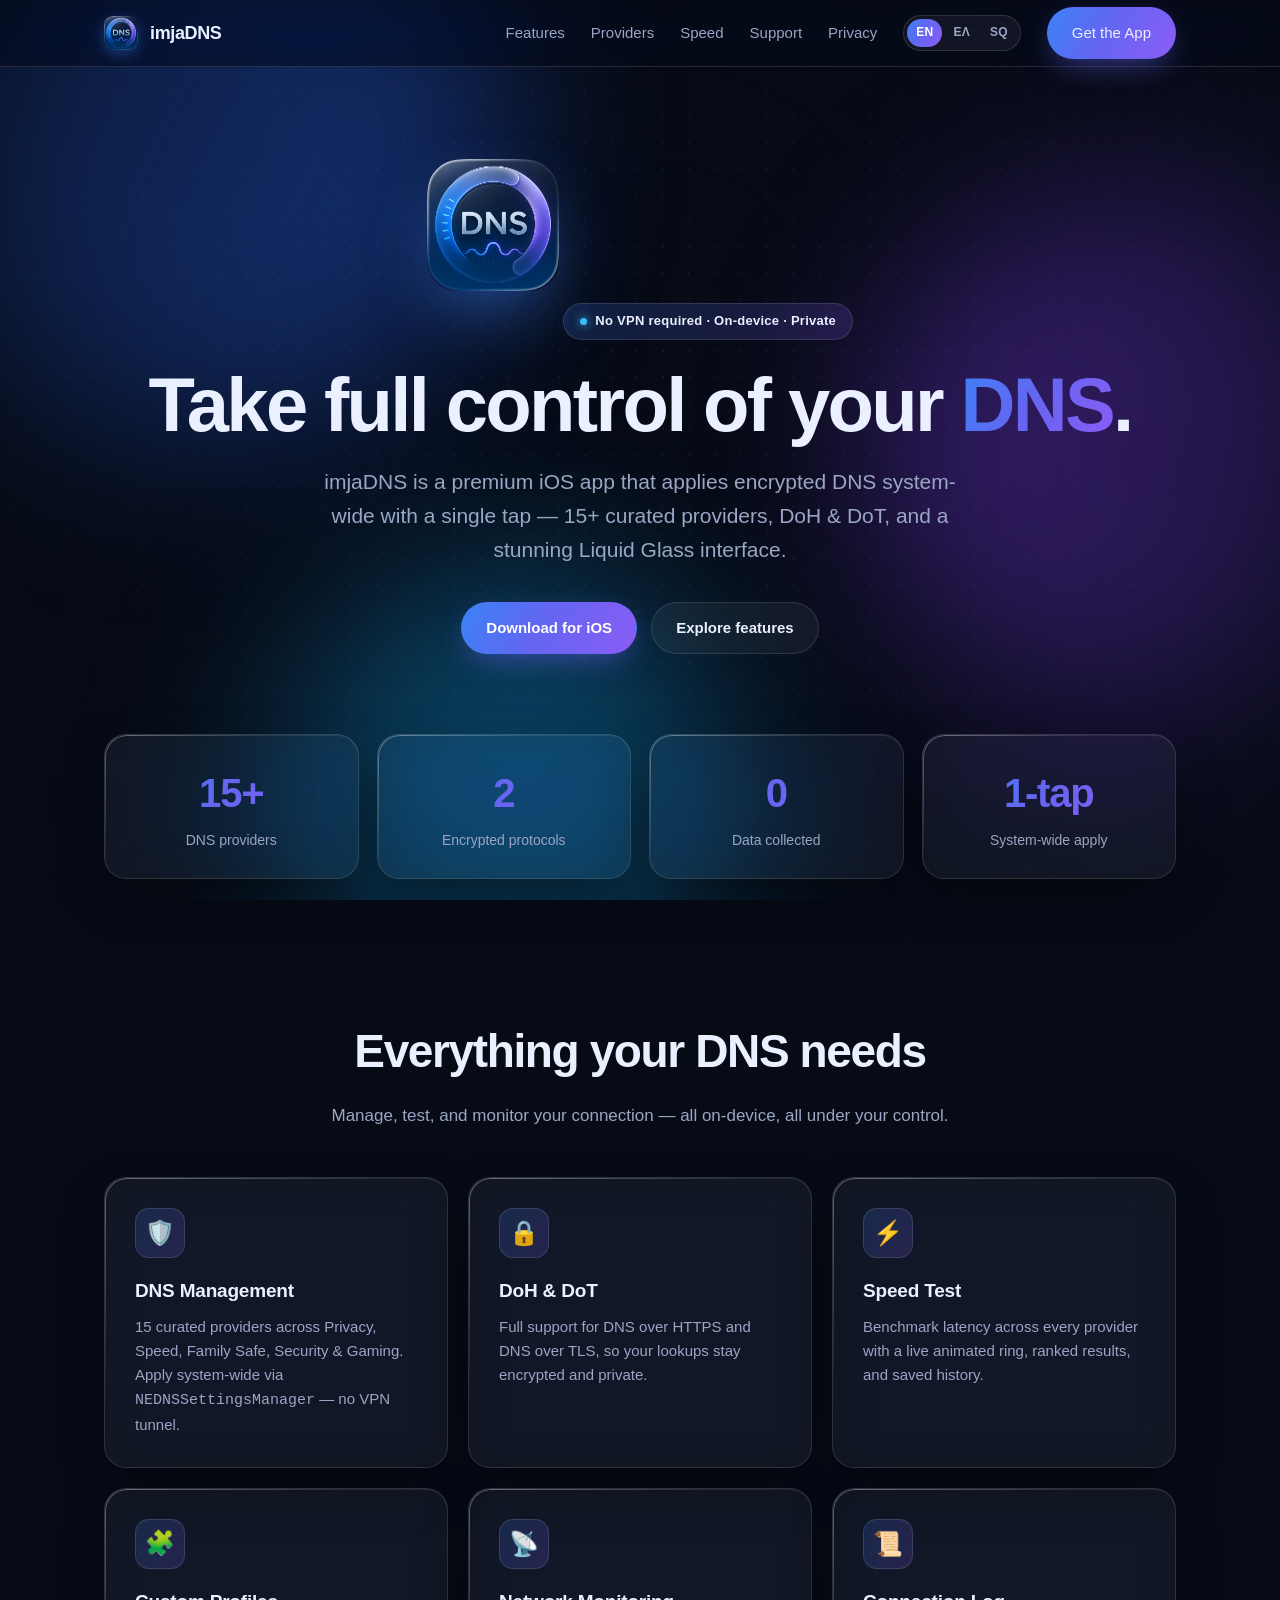
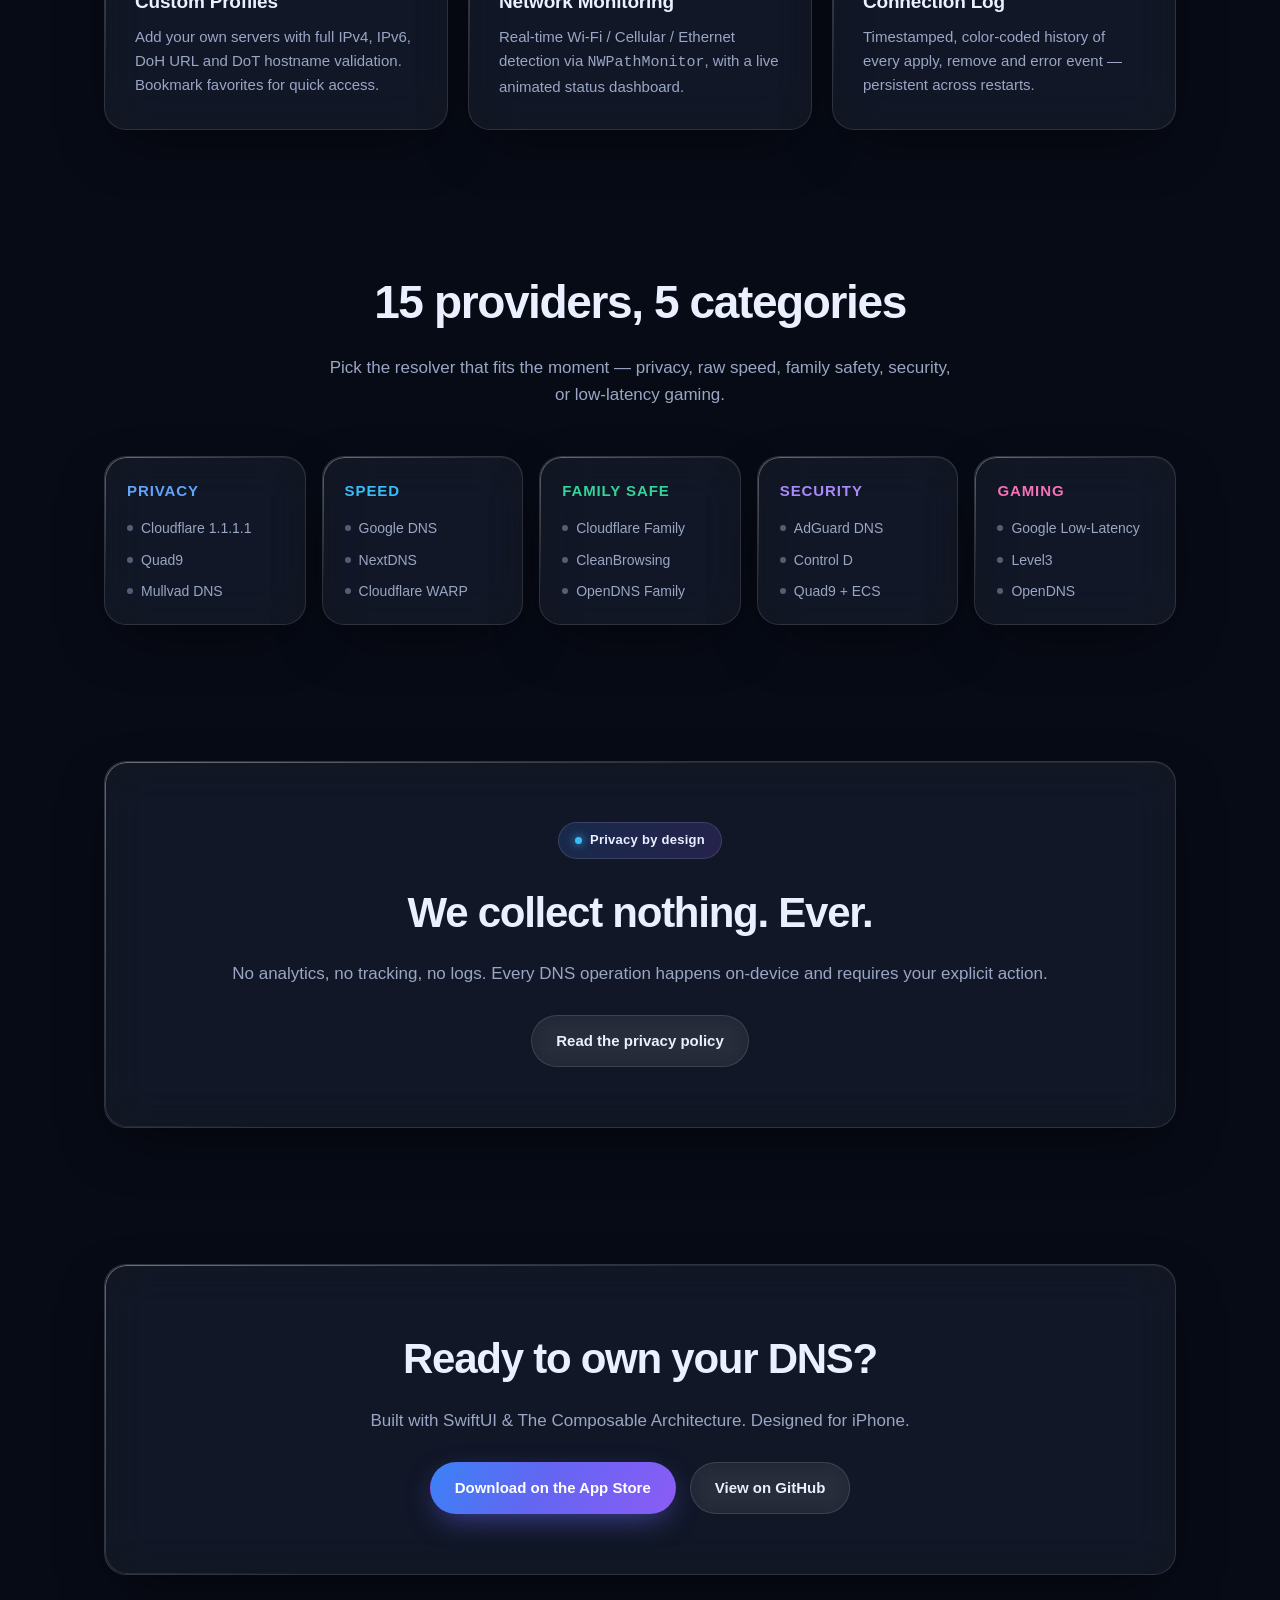
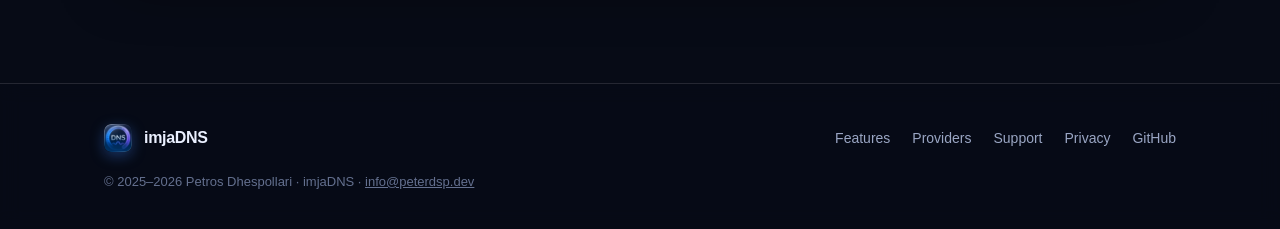
<file: docs/index.html>
<!DOCTYPE html>
<html lang="en">
<head>
  <meta charset="UTF-8" />
  <meta name="viewport" content="width=device-width, initial-scale=1.0" />
  <title>imjaDNS — Premium DNS Management for iOS</title>
  <meta name="description" content="imjaDNS gives you full control over your iPhone's DNS — no VPN required. 15+ built-in providers, DoH & DoT, speed testing, and a stunning Liquid Glass design." />
  <meta name="theme-color" content="#070B16" />
  <link rel="icon" href="assets/icon.png" type="image/png" />
  <link rel="apple-touch-icon" href="assets/icon-180.png" />
  <!-- Open Graph -->
  <meta property="og:type" content="website" />
  <meta property="og:title" content="imjaDNS — Premium DNS Management for iOS" />
  <meta property="og:description" content="Full control over your iPhone's DNS — no VPN required. 15+ providers, DoH & DoT, speed testing." />
  <meta property="og:image" content="assets/icon-512.png" />
  <meta property="og:url" content="https://imjadns.peterdsp.dev" />
  <meta name="twitter:card" content="summary_large_image" />
  <link rel="alternate" hreflang="en" href="https://imjadns.peterdsp.dev/index.html" />
  <link rel="alternate" hreflang="el" href="https://imjadns.peterdsp.dev/el/index.html" />
  <link rel="alternate" hreflang="sq" href="https://imjadns.peterdsp.dev/sq/index.html" />
  <link rel="alternate" hreflang="x-default" href="https://imjadns.peterdsp.dev/index.html" />
  <link rel="stylesheet" href="style.css" />
</head>
<body>
  <div class="mesh" aria-hidden="true">
    <div class="blob b1"></div>
    <div class="blob b2"></div>
    <div class="blob b3"></div>
  </div>

  <header class="nav">
    <div class="wrap">
      <a class="brand" href="index.html">
        <img src="assets/icon.png" alt="imjaDNS icon" />
        imjaDNS
      </a>
      <nav class="nav-links">
        <a href="#features">Features</a>
        <a href="#providers">Providers</a>
        <a href="speed.html">Speed</a>
        <a href="support.html">Support</a>
        <a href="privacy.html">Privacy</a>
        <span class="lang-switch" role="group" aria-label="Language">
          <a href="index.html" class="active" hreflang="en" lang="en">EN</a>
          <a href="el/index.html" hreflang="el" lang="el">ΕΛ</a>
          <a href="sq/index.html" hreflang="sq" lang="sq">SQ</a>
        </span>
        <a class="cta btn btn-primary" href="#download">Get the App</a>
      </nav>
    </div>
  </header>

  <main>
    <!-- HERO -->
    <section class="hero">
      <div class="wrap">
        <img class="hero-icon" src="assets/icon.png" alt="imjaDNS app icon" />
        <div class="eyebrow"><span class="dot"></span> No VPN required · On-device · Private</div>
        <h1>Take full control of your <span class="grad-text">DNS</span>.</h1>
        <p class="lead">imjaDNS is a premium iOS app that applies encrypted DNS system-wide with a single tap — 15+ curated providers, DoH &amp; DoT, and a stunning Liquid Glass interface.</p>
        <div class="hero-actions">
          <a class="btn btn-primary" href="https://apps.apple.com/app/id6745613220" target="_blank" rel="noopener">Download for iOS</a>
          <a class="btn btn-ghost" href="#features">Explore features</a>
        </div>
      </div>
    </section>

    <!-- STATS -->
    <section style="padding-top:0">
      <div class="wrap">
        <div class="stats reveal">
          <div class="glass stat"><div class="num">15+</div><div class="lbl">DNS providers</div></div>
          <div class="glass stat"><div class="num">2</div><div class="lbl">Encrypted protocols</div></div>
          <div class="glass stat"><div class="num">0</div><div class="lbl">Data collected</div></div>
          <div class="glass stat"><div class="num">1-tap</div><div class="lbl">System-wide apply</div></div>
        </div>
      </div>
    </section>

    <!-- FEATURES -->
    <section id="features">
      <div class="wrap">
        <div class="section-head reveal">
          <h2>Everything your DNS needs</h2>
          <p>Manage, test, and monitor your connection — all on-device, all under your control.</p>
        </div>
        <div class="grid cols-3">
          <div class="glass feature reveal"><div class="ic">🛡️</div><h3>DNS Management</h3><p>15 curated providers across Privacy, Speed, Family Safe, Security &amp; Gaming. Apply system-wide via <code>NEDNSSettingsManager</code> — no VPN tunnel.</p></div>
          <div class="glass feature reveal"><div class="ic">🔒</div><h3>DoH &amp; DoT</h3><p>Full support for DNS over HTTPS and DNS over TLS, so your lookups stay encrypted and private.</p></div>
          <div class="glass feature reveal"><div class="ic">⚡</div><h3>Speed Test</h3><p>Benchmark latency across every provider with a live animated ring, ranked results, and saved history.</p></div>
          <div class="glass feature reveal"><div class="ic">🧩</div><h3>Custom Profiles</h3><p>Add your own servers with full IPv4, IPv6, DoH URL and DoT hostname validation. Bookmark favorites for quick access.</p></div>
          <div class="glass feature reveal"><div class="ic">📡</div><h3>Network Monitoring</h3><p>Real-time Wi-Fi / Cellular / Ethernet detection via <code>NWPathMonitor</code>, with a live animated status dashboard.</p></div>
          <div class="glass feature reveal"><div class="ic">📜</div><h3>Connection Log</h3><p>Timestamped, color-coded history of every apply, remove and error event — persistent across restarts.</p></div>
        </div>
      </div>
    </section>

    <!-- PROVIDERS -->
    <section id="providers">
      <div class="wrap">
        <div class="section-head reveal">
          <h2>15 providers, 5 categories</h2>
          <p>Pick the resolver that fits the moment — privacy, raw speed, family safety, security, or low-latency gaming.</p>
        </div>
        <div class="cats reveal">
          <div class="glass cat c-priv"><h4>Privacy</h4><ul><li>Cloudflare 1.1.1.1</li><li>Quad9</li><li>Mullvad DNS</li></ul></div>
          <div class="glass cat c-speed"><h4>Speed</h4><ul><li>Google DNS</li><li>NextDNS</li><li>Cloudflare WARP</li></ul></div>
          <div class="glass cat c-fam"><h4>Family Safe</h4><ul><li>Cloudflare Family</li><li>CleanBrowsing</li><li>OpenDNS Family</li></ul></div>
          <div class="glass cat c-sec"><h4>Security</h4><ul><li>AdGuard DNS</li><li>Control D</li><li>Quad9 + ECS</li></ul></div>
          <div class="glass cat c-game"><h4>Gaming</h4><ul><li>Google Low-Latency</li><li>Level3</li><li>OpenDNS</li></ul></div>
        </div>
      </div>
    </section>

    <!-- PRIVACY HIGHLIGHT -->
    <section>
      <div class="wrap">
        <div class="glass cta-band reveal">
          <div class="eyebrow" style="margin-bottom:20px"><span class="dot"></span> Privacy by design</div>
          <h2>We collect nothing. Ever.</h2>
          <p>No analytics, no tracking, no logs. Every DNS operation happens on-device and requires your explicit action.</p>
          <a class="btn btn-ghost" href="privacy.html">Read the privacy policy</a>
        </div>
      </div>
    </section>

    <!-- DOWNLOAD -->
    <section id="download">
      <div class="wrap">
        <div class="glass cta-band reveal">
          <h2>Ready to own your DNS?</h2>
          <p>Built with SwiftUI &amp; The Composable Architecture. Designed for iPhone.</p>
          <div class="hero-actions">
            <a class="btn btn-primary" href="https://apps.apple.com/app/id6745613220" id="appstore-link" target="_blank" rel="noopener">Download on the App&nbsp;Store</a>
            <a class="btn btn-ghost" href="https://github.com/peterdsp/imjaDNS">View on GitHub</a>
          </div>
        </div>
      </div>
    </section>
  </main>

  <footer class="footer">
    <div class="wrap">
      <a class="brand" href="index.html"><img src="assets/icon.png" alt="" style="width:28px;height:28px;border-radius:7px" /> imjaDNS</a>
      <nav>
        <a href="#features">Features</a>
        <a href="#providers">Providers</a>
        <a href="support.html">Support</a>
        <a href="privacy.html">Privacy</a>
        <a href="https://github.com/peterdsp/imjaDNS">GitHub</a>
      </nav>
      <div class="copy">© 2025–2026 Petros Dhespollari · imjaDNS · <a href="mailto:info@peterdsp.dev" style="color:var(--text-faint)">info@peterdsp.dev</a></div>
    </div>
  </footer>

  <script>
    // Progressive enhancement: mark JS active so the hide-then-animate rule applies.
    document.documentElement.classList.add('js');
    const reveals = document.querySelectorAll('.reveal');
    const show = el => el.classList.add('in');
    if ('IntersectionObserver' in window) {
      const io = new IntersectionObserver((entries) => {
        entries.forEach(e => { if (e.isIntersecting) { show(e.target); io.unobserve(e.target); } });
      }, { threshold: 0.08, rootMargin: '0px 0px -8% 0px' });
      reveals.forEach(el => io.observe(el));
      // Failsafe: never leave content hidden if the observer misses anything.
      window.addEventListener('load', () => setTimeout(() => reveals.forEach(show), 1500));
    } else {
      reveals.forEach(show);
    }
  </script>
</body>
</html>
</file>
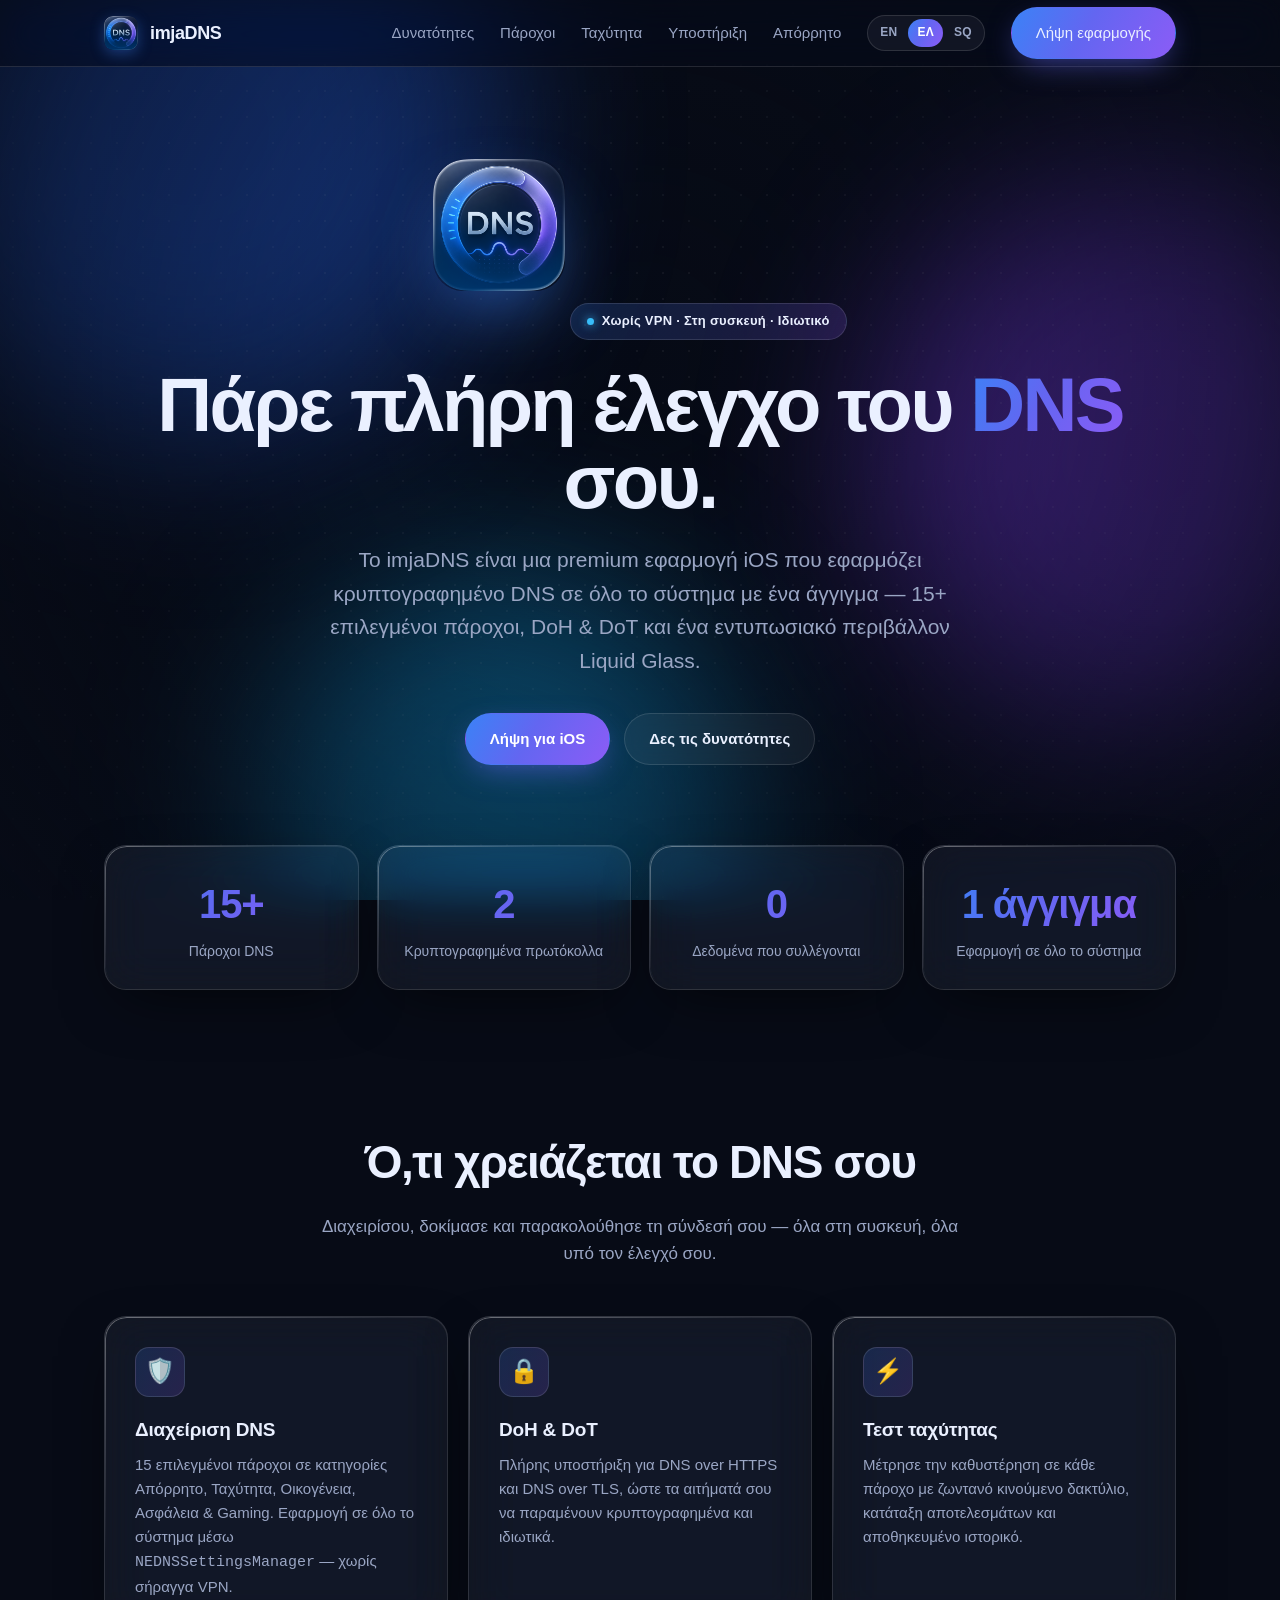
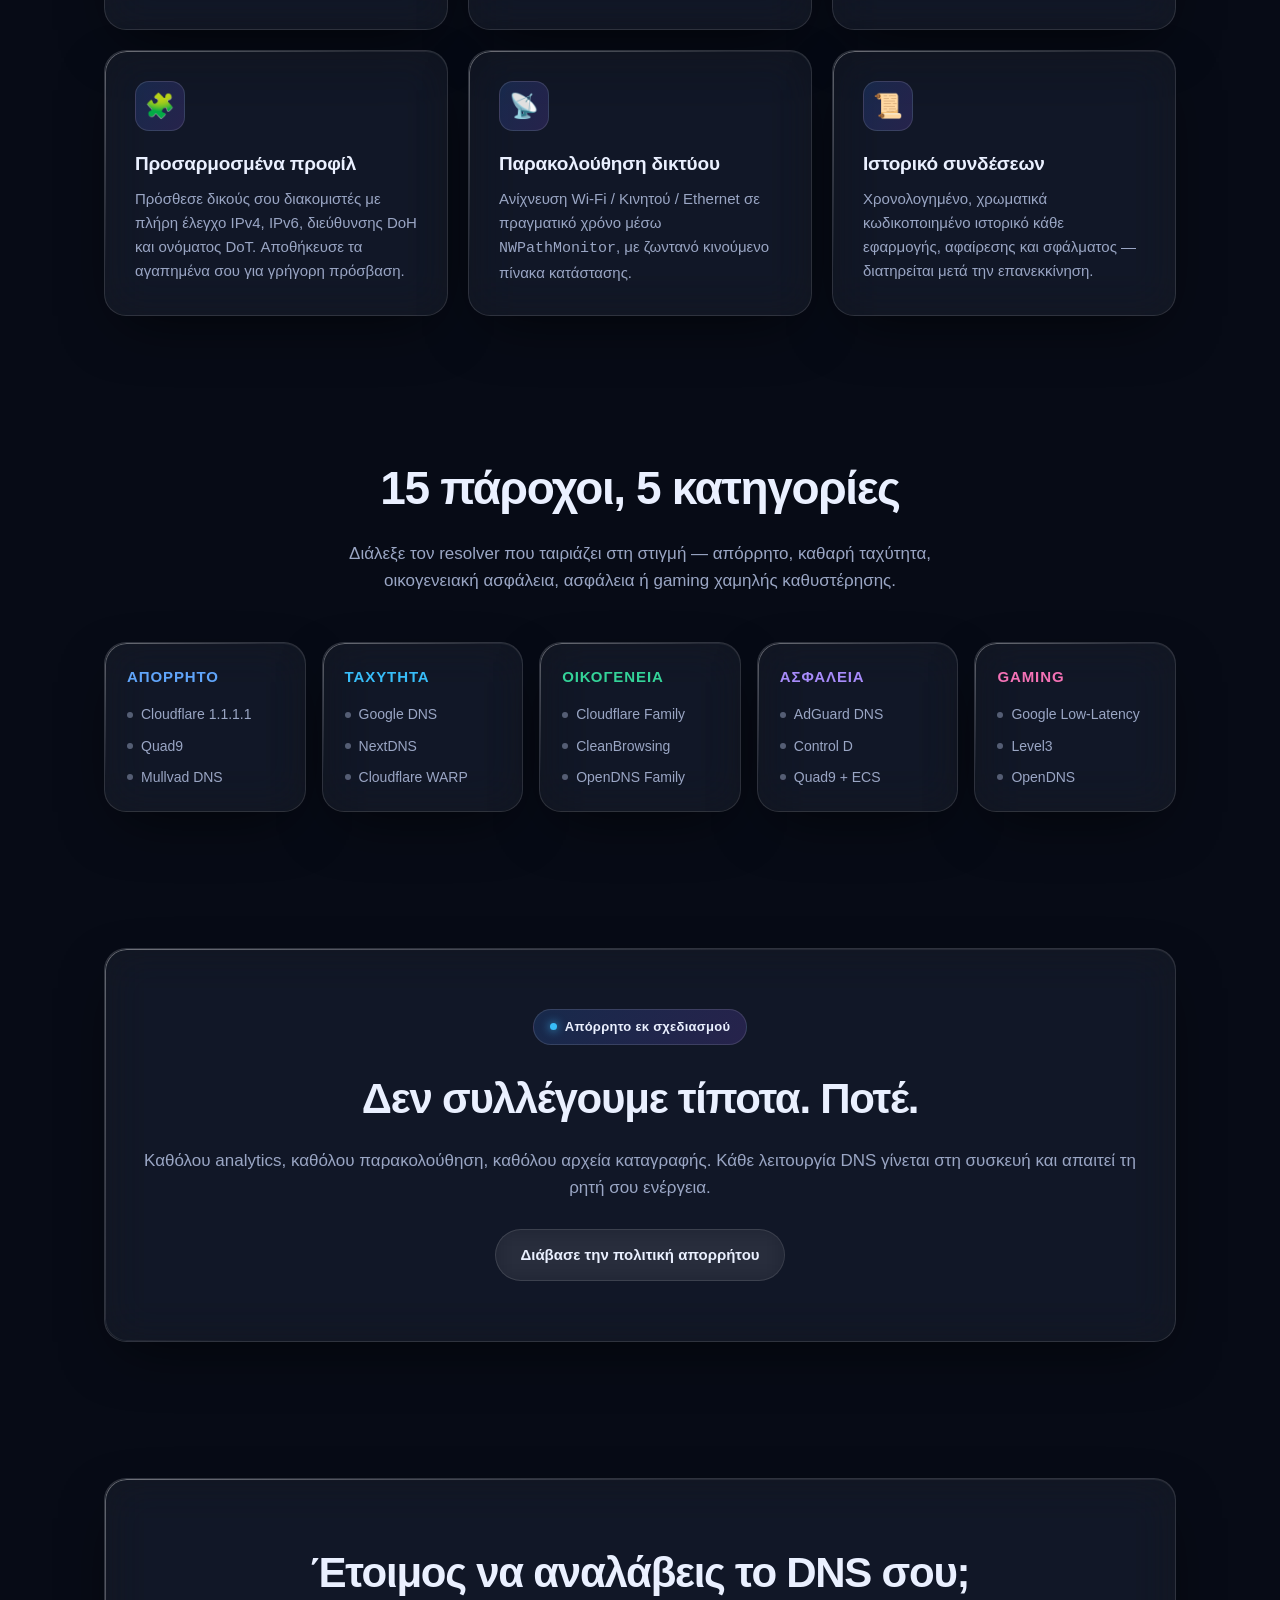
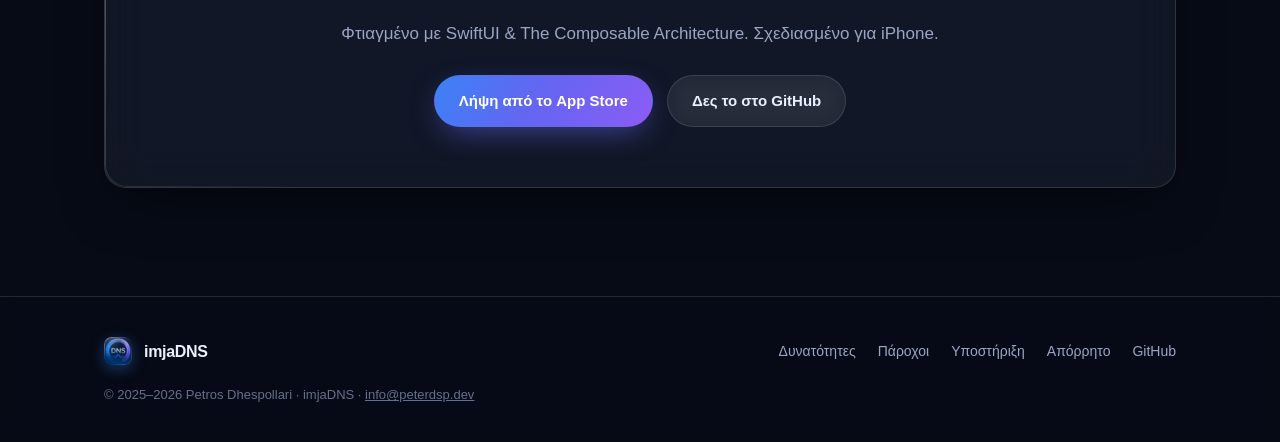
<file: docs/el/index.html>
<!DOCTYPE html>
<html lang="el">
<head>
  <meta charset="UTF-8" />
  <meta name="viewport" content="width=device-width, initial-scale=1.0" />
  <title>imjaDNS — Premium διαχείριση DNS για iOS</title>
  <meta name="description" content="Το imjaDNS σού δίνει πλήρη έλεγχο του DNS στο iPhone σου — χωρίς VPN. 15+ ενσωματωμένοι πάροχοι, DoH & DoT, τεστ ταχύτητας και εντυπωσιακό σχεδιασμό Liquid Glass." />
  <meta name="theme-color" content="#070B16" />
  <link rel="icon" href="../assets/icon.png" type="image/png" />
  <link rel="apple-touch-icon" href="../assets/icon-180.png" />
  <!-- Open Graph -->
  <meta property="og:type" content="website" />
  <meta property="og:title" content="imjaDNS — Premium διαχείριση DNS για iOS" />
  <meta property="og:description" content="Πλήρης έλεγχος του DNS στο iPhone σου — χωρίς VPN. 15+ πάροχοι, DoH & DoT, τεστ ταχύτητας." />
  <meta property="og:image" content="../assets/icon-512.png" />
  <meta property="og:url" content="https://imjadns.peterdsp.dev/el/" />
  <meta name="twitter:card" content="summary_large_image" />
  <link rel="alternate" hreflang="en" href="https://imjadns.peterdsp.dev/index.html" />
  <link rel="alternate" hreflang="el" href="https://imjadns.peterdsp.dev/el/index.html" />
  <link rel="alternate" hreflang="sq" href="https://imjadns.peterdsp.dev/sq/index.html" />
  <link rel="alternate" hreflang="x-default" href="https://imjadns.peterdsp.dev/index.html" />
  <link rel="stylesheet" href="../style.css" />
</head>
<body>
  <div class="mesh" aria-hidden="true">
    <div class="blob b1"></div>
    <div class="blob b2"></div>
    <div class="blob b3"></div>
  </div>

  <header class="nav">
    <div class="wrap">
      <a class="brand" href="index.html">
        <img src="../assets/icon.png" alt="Εικονίδιο imjaDNS" />
        imjaDNS
      </a>
      <nav class="nav-links">
        <a href="#features">Δυνατότητες</a>
        <a href="#providers">Πάροχοι</a>
        <a href="speed.html">Ταχύτητα</a>
        <a href="support.html">Υποστήριξη</a>
        <a href="privacy.html">Απόρρητο</a>
        <span class="lang-switch" role="group" aria-label="Γλώσσα">
          <a href="../index.html" hreflang="en" lang="en">EN</a>
          <a href="index.html" class="active" hreflang="el" lang="el">ΕΛ</a>
          <a href="../sq/index.html" hreflang="sq" lang="sq">SQ</a>
        </span>
        <a class="cta btn btn-primary" href="#download">Λήψη εφαρμογής</a>
      </nav>
    </div>
  </header>

  <main>
    <!-- HERO -->
    <section class="hero">
      <div class="wrap">
        <img class="hero-icon" src="../assets/icon.png" alt="Εικονίδιο εφαρμογής imjaDNS" />
        <div class="eyebrow"><span class="dot"></span> Χωρίς VPN · Στη συσκευή · Ιδιωτικό</div>
        <h1>Πάρε πλήρη έλεγχο του <span class="grad-text">DNS</span> σου.</h1>
        <p class="lead">Το imjaDNS είναι μια premium εφαρμογή iOS που εφαρμόζει κρυπτογραφημένο DNS σε όλο το σύστημα με ένα άγγιγμα — 15+ επιλεγμένοι πάροχοι, DoH &amp; DoT και ένα εντυπωσιακό περιβάλλον Liquid Glass.</p>
        <div class="hero-actions">
          <a class="btn btn-primary" href="https://apps.apple.com/app/id6745613220" target="_blank" rel="noopener">Λήψη για iOS</a>
          <a class="btn btn-ghost" href="#features">Δες τις δυνατότητες</a>
        </div>
      </div>
    </section>

    <!-- STATS -->
    <section style="padding-top:0">
      <div class="wrap">
        <div class="stats reveal">
          <div class="glass stat"><div class="num">15+</div><div class="lbl">Πάροχοι DNS</div></div>
          <div class="glass stat"><div class="num">2</div><div class="lbl">Κρυπτογραφημένα πρωτόκολλα</div></div>
          <div class="glass stat"><div class="num">0</div><div class="lbl">Δεδομένα που συλλέγονται</div></div>
          <div class="glass stat"><div class="num">1 άγγιγμα</div><div class="lbl">Εφαρμογή σε όλο το σύστημα</div></div>
        </div>
      </div>
    </section>

    <!-- FEATURES -->
    <section id="features">
      <div class="wrap">
        <div class="section-head reveal">
          <h2>Ό,τι χρειάζεται το DNS σου</h2>
          <p>Διαχειρίσου, δοκίμασε και παρακολούθησε τη σύνδεσή σου — όλα στη συσκευή, όλα υπό τον έλεγχό σου.</p>
        </div>
        <div class="grid cols-3">
          <div class="glass feature reveal"><div class="ic">🛡️</div><h3>Διαχείριση DNS</h3><p>15 επιλεγμένοι πάροχοι σε κατηγορίες Απόρρητο, Ταχύτητα, Οικογένεια, Ασφάλεια &amp; Gaming. Εφαρμογή σε όλο το σύστημα μέσω <code>NEDNSSettingsManager</code> — χωρίς σήραγγα VPN.</p></div>
          <div class="glass feature reveal"><div class="ic">🔒</div><h3>DoH &amp; DoT</h3><p>Πλήρης υποστήριξη για DNS over HTTPS και DNS over TLS, ώστε τα αιτήματά σου να παραμένουν κρυπτογραφημένα και ιδιωτικά.</p></div>
          <div class="glass feature reveal"><div class="ic">⚡</div><h3>Τεστ ταχύτητας</h3><p>Μέτρησε την καθυστέρηση σε κάθε πάροχο με ζωντανό κινούμενο δακτύλιο, κατάταξη αποτελεσμάτων και αποθηκευμένο ιστορικό.</p></div>
          <div class="glass feature reveal"><div class="ic">🧩</div><h3>Προσαρμοσμένα προφίλ</h3><p>Πρόσθεσε δικούς σου διακομιστές με πλήρη έλεγχο IPv4, IPv6, διεύθυνσης DoH και ονόματος DoT. Αποθήκευσε τα αγαπημένα σου για γρήγορη πρόσβαση.</p></div>
          <div class="glass feature reveal"><div class="ic">📡</div><h3>Παρακολούθηση δικτύου</h3><p>Ανίχνευση Wi-Fi / Κινητού / Ethernet σε πραγματικό χρόνο μέσω <code>NWPathMonitor</code>, με ζωντανό κινούμενο πίνακα κατάστασης.</p></div>
          <div class="glass feature reveal"><div class="ic">📜</div><h3>Ιστορικό συνδέσεων</h3><p>Χρονολογημένο, χρωματικά κωδικοποιημένο ιστορικό κάθε εφαρμογής, αφαίρεσης και σφάλματος — διατηρείται μετά την επανεκκίνηση.</p></div>
        </div>
      </div>
    </section>

    <!-- PROVIDERS -->
    <section id="providers">
      <div class="wrap">
        <div class="section-head reveal">
          <h2>15 πάροχοι, 5 κατηγορίες</h2>
          <p>Διάλεξε τον resolver που ταιριάζει στη στιγμή — απόρρητο, καθαρή ταχύτητα, οικογενειακή ασφάλεια, ασφάλεια ή gaming χαμηλής καθυστέρησης.</p>
        </div>
        <div class="cats reveal">
          <div class="glass cat c-priv"><h4>Απόρρητο</h4><ul><li>Cloudflare 1.1.1.1</li><li>Quad9</li><li>Mullvad DNS</li></ul></div>
          <div class="glass cat c-speed"><h4>Ταχύτητα</h4><ul><li>Google DNS</li><li>NextDNS</li><li>Cloudflare WARP</li></ul></div>
          <div class="glass cat c-fam"><h4>Οικογένεια</h4><ul><li>Cloudflare Family</li><li>CleanBrowsing</li><li>OpenDNS Family</li></ul></div>
          <div class="glass cat c-sec"><h4>Ασφάλεια</h4><ul><li>AdGuard DNS</li><li>Control D</li><li>Quad9 + ECS</li></ul></div>
          <div class="glass cat c-game"><h4>Gaming</h4><ul><li>Google Low-Latency</li><li>Level3</li><li>OpenDNS</li></ul></div>
        </div>
      </div>
    </section>

    <!-- PRIVACY HIGHLIGHT -->
    <section>
      <div class="wrap">
        <div class="glass cta-band reveal">
          <div class="eyebrow" style="margin-bottom:20px"><span class="dot"></span> Απόρρητο εκ σχεδιασμού</div>
          <h2>Δεν συλλέγουμε τίποτα. Ποτέ.</h2>
          <p>Καθόλου analytics, καθόλου παρακολούθηση, καθόλου αρχεία καταγραφής. Κάθε λειτουργία DNS γίνεται στη συσκευή και απαιτεί τη ρητή σου ενέργεια.</p>
          <a class="btn btn-ghost" href="privacy.html">Διάβασε την πολιτική απορρήτου</a>
        </div>
      </div>
    </section>

    <!-- DOWNLOAD -->
    <section id="download">
      <div class="wrap">
        <div class="glass cta-band reveal">
          <h2>Έτοιμος να αναλάβεις το DNS σου;</h2>
          <p>Φτιαγμένο με SwiftUI &amp; The Composable Architecture. Σχεδιασμένο για iPhone.</p>
          <div class="hero-actions">
            <a class="btn btn-primary" href="https://apps.apple.com/app/id6745613220" id="appstore-link" target="_blank" rel="noopener">Λήψη από το App&nbsp;Store</a>
            <a class="btn btn-ghost" href="https://github.com/peterdsp/imjaDNS">Δες το στο GitHub</a>
          </div>
        </div>
      </div>
    </section>
  </main>

  <footer class="footer">
    <div class="wrap">
      <a class="brand" href="index.html"><img src="../assets/icon.png" alt="" style="width:28px;height:28px;border-radius:7px" /> imjaDNS</a>
      <nav>
        <a href="#features">Δυνατότητες</a>
        <a href="#providers">Πάροχοι</a>
        <a href="support.html">Υποστήριξη</a>
        <a href="privacy.html">Απόρρητο</a>
        <a href="https://github.com/peterdsp/imjaDNS">GitHub</a>
      </nav>
      <div class="copy">© 2025–2026 Petros Dhespollari · imjaDNS · <a href="mailto:info@peterdsp.dev" style="color:var(--text-faint)">info@peterdsp.dev</a></div>
    </div>
  </footer>

  <script>
    // Progressive enhancement: mark JS active so the hide-then-animate rule applies.
    document.documentElement.classList.add('js');
    const reveals = document.querySelectorAll('.reveal');
    const show = el => el.classList.add('in');
    if ('IntersectionObserver' in window) {
      const io = new IntersectionObserver((entries) => {
        entries.forEach(e => { if (e.isIntersecting) { show(e.target); io.unobserve(e.target); } });
      }, { threshold: 0.08, rootMargin: '0px 0px -8% 0px' });
      reveals.forEach(el => io.observe(el));
      // Failsafe: never leave content hidden if the observer misses anything.
      window.addEventListener('load', () => setTimeout(() => reveals.forEach(show), 1500));
    } else {
      reveals.forEach(show);
    }
  </script>
</body>
</html>
</file>
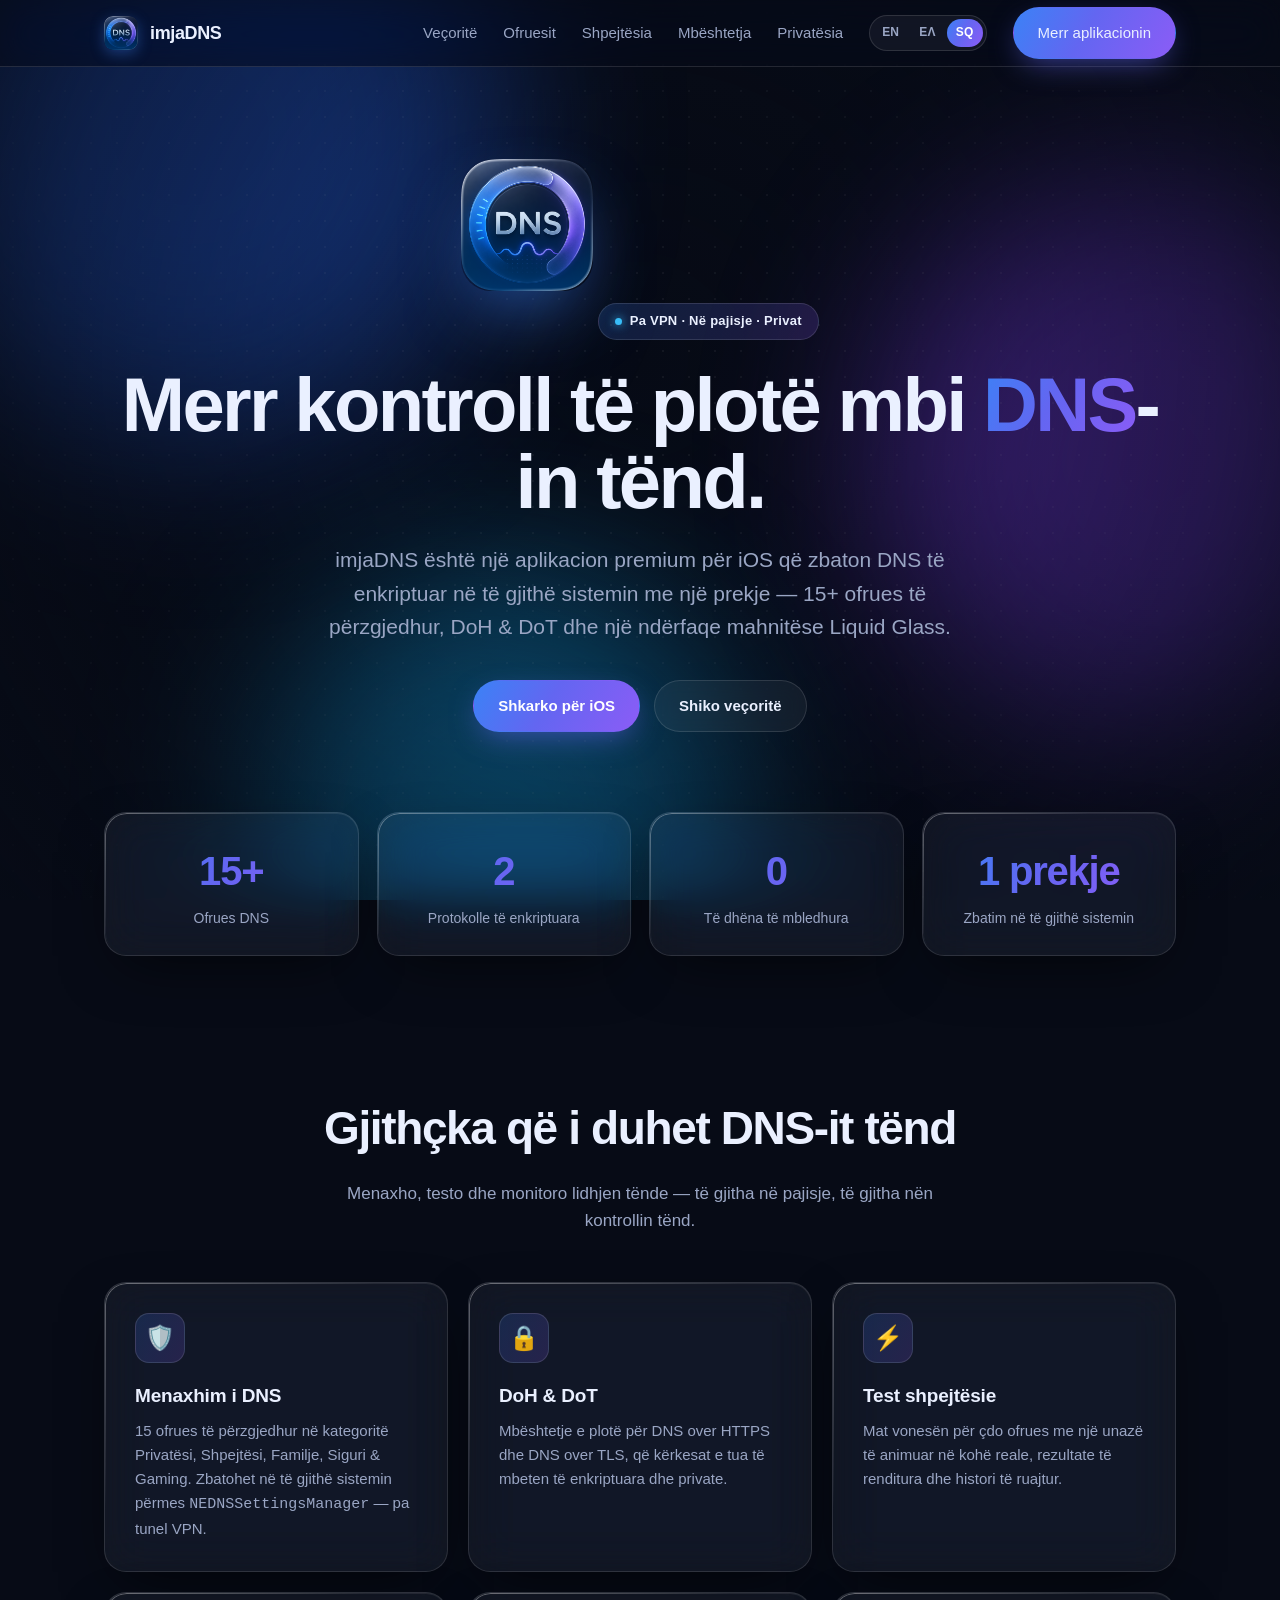
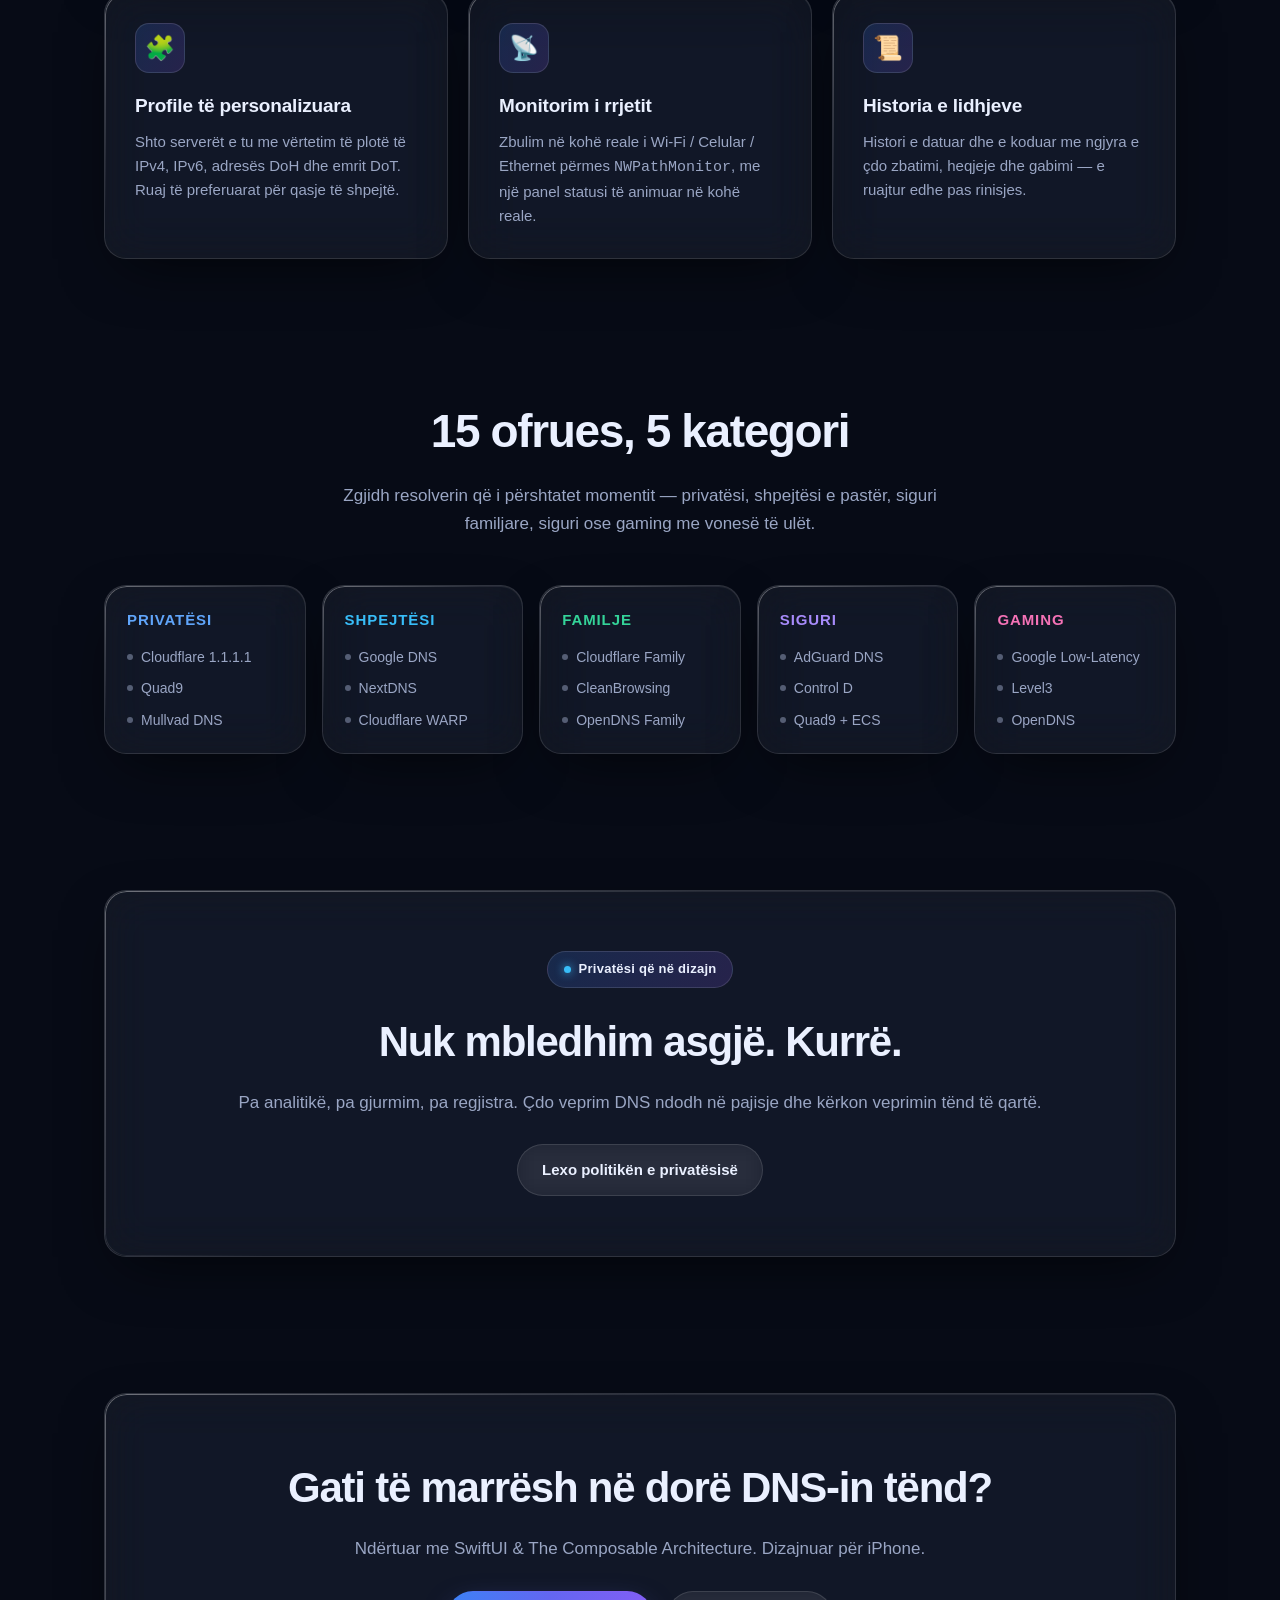
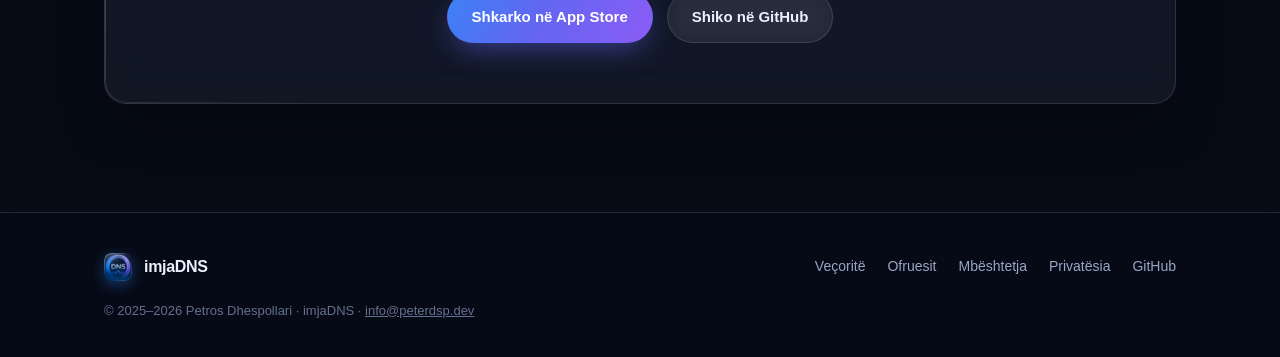
<file: docs/sq/index.html>
<!DOCTYPE html>
<html lang="sq">
<head>
  <meta charset="UTF-8" />
  <meta name="viewport" content="width=device-width, initial-scale=1.0" />
  <title>imjaDNS — Menaxhim premium i DNS për iOS</title>
  <meta name="description" content="imjaDNS të jep kontroll të plotë mbi DNS-in e iPhone-it tënd — pa VPN. 15+ ofrues të integruar, DoH & DoT, test shpejtësie dhe një dizajn mahnitës Liquid Glass." />
  <meta name="theme-color" content="#070B16" />
  <link rel="icon" href="../assets/icon.png" type="image/png" />
  <link rel="apple-touch-icon" href="../assets/icon-180.png" />
  <!-- Open Graph -->
  <meta property="og:type" content="website" />
  <meta property="og:title" content="imjaDNS — Menaxhim premium i DNS për iOS" />
  <meta property="og:description" content="Kontroll i plotë mbi DNS-in e iPhone-it tënd — pa VPN. 15+ ofrues, DoH & DoT, test shpejtësie." />
  <meta property="og:image" content="../assets/icon-512.png" />
  <meta property="og:url" content="https://imjadns.peterdsp.dev/sq/" />
  <meta name="twitter:card" content="summary_large_image" />
  <link rel="alternate" hreflang="en" href="https://imjadns.peterdsp.dev/index.html" />
  <link rel="alternate" hreflang="el" href="https://imjadns.peterdsp.dev/el/index.html" />
  <link rel="alternate" hreflang="sq" href="https://imjadns.peterdsp.dev/sq/index.html" />
  <link rel="alternate" hreflang="x-default" href="https://imjadns.peterdsp.dev/index.html" />
  <link rel="stylesheet" href="../style.css" />
</head>
<body>
  <div class="mesh" aria-hidden="true">
    <div class="blob b1"></div>
    <div class="blob b2"></div>
    <div class="blob b3"></div>
  </div>

  <header class="nav">
    <div class="wrap">
      <a class="brand" href="index.html">
        <img src="../assets/icon.png" alt="Ikona e imjaDNS" />
        imjaDNS
      </a>
      <nav class="nav-links">
        <a href="#features">Veçoritë</a>
        <a href="#providers">Ofruesit</a>
        <a href="speed.html">Shpejtësia</a>
        <a href="support.html">Mbështetja</a>
        <a href="privacy.html">Privatësia</a>
        <span class="lang-switch" role="group" aria-label="Gjuha">
          <a href="../index.html" hreflang="en" lang="en">EN</a>
          <a href="../el/index.html" hreflang="el" lang="el">ΕΛ</a>
          <a href="index.html" class="active" hreflang="sq" lang="sq">SQ</a>
        </span>
        <a class="cta btn btn-primary" href="#download">Merr aplikacionin</a>
      </nav>
    </div>
  </header>

  <main>
    <!-- HERO -->
    <section class="hero">
      <div class="wrap">
        <img class="hero-icon" src="../assets/icon.png" alt="Ikona e aplikacionit imjaDNS" />
        <div class="eyebrow"><span class="dot"></span> Pa VPN · Në pajisje · Privat</div>
        <h1>Merr kontroll të plotë mbi <span class="grad-text">DNS</span>-in tënd.</h1>
        <p class="lead">imjaDNS është një aplikacion premium për iOS që zbaton DNS të enkriptuar në të gjithë sistemin me një prekje — 15+ ofrues të përzgjedhur, DoH &amp; DoT dhe një ndërfaqe mahnitëse Liquid Glass.</p>
        <div class="hero-actions">
          <a class="btn btn-primary" href="https://apps.apple.com/app/id6745613220" target="_blank" rel="noopener">Shkarko për iOS</a>
          <a class="btn btn-ghost" href="#features">Shiko veçoritë</a>
        </div>
      </div>
    </section>

    <!-- STATS -->
    <section style="padding-top:0">
      <div class="wrap">
        <div class="stats reveal">
          <div class="glass stat"><div class="num">15+</div><div class="lbl">Ofrues DNS</div></div>
          <div class="glass stat"><div class="num">2</div><div class="lbl">Protokolle të enkriptuara</div></div>
          <div class="glass stat"><div class="num">0</div><div class="lbl">Të dhëna të mbledhura</div></div>
          <div class="glass stat"><div class="num">1 prekje</div><div class="lbl">Zbatim në të gjithë sistemin</div></div>
        </div>
      </div>
    </section>

    <!-- FEATURES -->
    <section id="features">
      <div class="wrap">
        <div class="section-head reveal">
          <h2>Gjithçka që i duhet DNS-it tënd</h2>
          <p>Menaxho, testo dhe monitoro lidhjen tënde — të gjitha në pajisje, të gjitha nën kontrollin tënd.</p>
        </div>
        <div class="grid cols-3">
          <div class="glass feature reveal"><div class="ic">🛡️</div><h3>Menaxhim i DNS</h3><p>15 ofrues të përzgjedhur në kategoritë Privatësi, Shpejtësi, Familje, Siguri &amp; Gaming. Zbatohet në të gjithë sistemin përmes <code>NEDNSSettingsManager</code> — pa tunel VPN.</p></div>
          <div class="glass feature reveal"><div class="ic">🔒</div><h3>DoH &amp; DoT</h3><p>Mbështetje e plotë për DNS over HTTPS dhe DNS over TLS, që kërkesat e tua të mbeten të enkriptuara dhe private.</p></div>
          <div class="glass feature reveal"><div class="ic">⚡</div><h3>Test shpejtësie</h3><p>Mat vonesën për çdo ofrues me një unazë të animuar në kohë reale, rezultate të renditura dhe histori të ruajtur.</p></div>
          <div class="glass feature reveal"><div class="ic">🧩</div><h3>Profile të personalizuara</h3><p>Shto serverët e tu me vërtetim të plotë të IPv4, IPv6, adresës DoH dhe emrit DoT. Ruaj të preferuarat për qasje të shpejtë.</p></div>
          <div class="glass feature reveal"><div class="ic">📡</div><h3>Monitorim i rrjetit</h3><p>Zbulim në kohë reale i Wi-Fi / Celular / Ethernet përmes <code>NWPathMonitor</code>, me një panel statusi të animuar në kohë reale.</p></div>
          <div class="glass feature reveal"><div class="ic">📜</div><h3>Historia e lidhjeve</h3><p>Histori e datuar dhe e koduar me ngjyra e çdo zbatimi, heqjeje dhe gabimi — e ruajtur edhe pas rinisjes.</p></div>
        </div>
      </div>
    </section>

    <!-- PROVIDERS -->
    <section id="providers">
      <div class="wrap">
        <div class="section-head reveal">
          <h2>15 ofrues, 5 kategori</h2>
          <p>Zgjidh resolverin që i përshtatet momentit — privatësi, shpejtësi e pastër, siguri familjare, siguri ose gaming me vonesë të ulët.</p>
        </div>
        <div class="cats reveal">
          <div class="glass cat c-priv"><h4>Privatësi</h4><ul><li>Cloudflare 1.1.1.1</li><li>Quad9</li><li>Mullvad DNS</li></ul></div>
          <div class="glass cat c-speed"><h4>Shpejtësi</h4><ul><li>Google DNS</li><li>NextDNS</li><li>Cloudflare WARP</li></ul></div>
          <div class="glass cat c-fam"><h4>Familje</h4><ul><li>Cloudflare Family</li><li>CleanBrowsing</li><li>OpenDNS Family</li></ul></div>
          <div class="glass cat c-sec"><h4>Siguri</h4><ul><li>AdGuard DNS</li><li>Control D</li><li>Quad9 + ECS</li></ul></div>
          <div class="glass cat c-game"><h4>Gaming</h4><ul><li>Google Low-Latency</li><li>Level3</li><li>OpenDNS</li></ul></div>
        </div>
      </div>
    </section>

    <!-- PRIVACY HIGHLIGHT -->
    <section>
      <div class="wrap">
        <div class="glass cta-band reveal">
          <div class="eyebrow" style="margin-bottom:20px"><span class="dot"></span> Privatësi që në dizajn</div>
          <h2>Nuk mbledhim asgjë. Kurrë.</h2>
          <p>Pa analitikë, pa gjurmim, pa regjistra. Çdo veprim DNS ndodh në pajisje dhe kërkon veprimin tënd të qartë.</p>
          <a class="btn btn-ghost" href="privacy.html">Lexo politikën e privatësisë</a>
        </div>
      </div>
    </section>

    <!-- DOWNLOAD -->
    <section id="download">
      <div class="wrap">
        <div class="glass cta-band reveal">
          <h2>Gati të marrësh në dorë DNS-in tënd?</h2>
          <p>Ndërtuar me SwiftUI &amp; The Composable Architecture. Dizajnuar për iPhone.</p>
          <div class="hero-actions">
            <a class="btn btn-primary" href="https://apps.apple.com/app/id6745613220" id="appstore-link" target="_blank" rel="noopener">Shkarko në App&nbsp;Store</a>
            <a class="btn btn-ghost" href="https://github.com/peterdsp/imjaDNS">Shiko në GitHub</a>
          </div>
        </div>
      </div>
    </section>
  </main>

  <footer class="footer">
    <div class="wrap">
      <a class="brand" href="index.html"><img src="../assets/icon.png" alt="" style="width:28px;height:28px;border-radius:7px" /> imjaDNS</a>
      <nav>
        <a href="#features">Veçoritë</a>
        <a href="#providers">Ofruesit</a>
        <a href="support.html">Mbështetja</a>
        <a href="privacy.html">Privatësia</a>
        <a href="https://github.com/peterdsp/imjaDNS">GitHub</a>
      </nav>
      <div class="copy">© 2025–2026 Petros Dhespollari · imjaDNS · <a href="mailto:info@peterdsp.dev" style="color:var(--text-faint)">info@peterdsp.dev</a></div>
    </div>
  </footer>

  <script>
    // Progressive enhancement: mark JS active so the hide-then-animate rule applies.
    document.documentElement.classList.add('js');
    const reveals = document.querySelectorAll('.reveal');
    const show = el => el.classList.add('in');
    if ('IntersectionObserver' in window) {
      const io = new IntersectionObserver((entries) => {
        entries.forEach(e => { if (e.isIntersecting) { show(e.target); io.unobserve(e.target); } });
      }, { threshold: 0.08, rootMargin: '0px 0px -8% 0px' });
      reveals.forEach(el => io.observe(el));
      // Failsafe: never leave content hidden if the observer misses anything.
      window.addEventListener('load', () => setTimeout(() => reveals.forEach(show), 1500));
    } else {
      reveals.forEach(show);
    }
  </script>
</body>
</html>
</file>
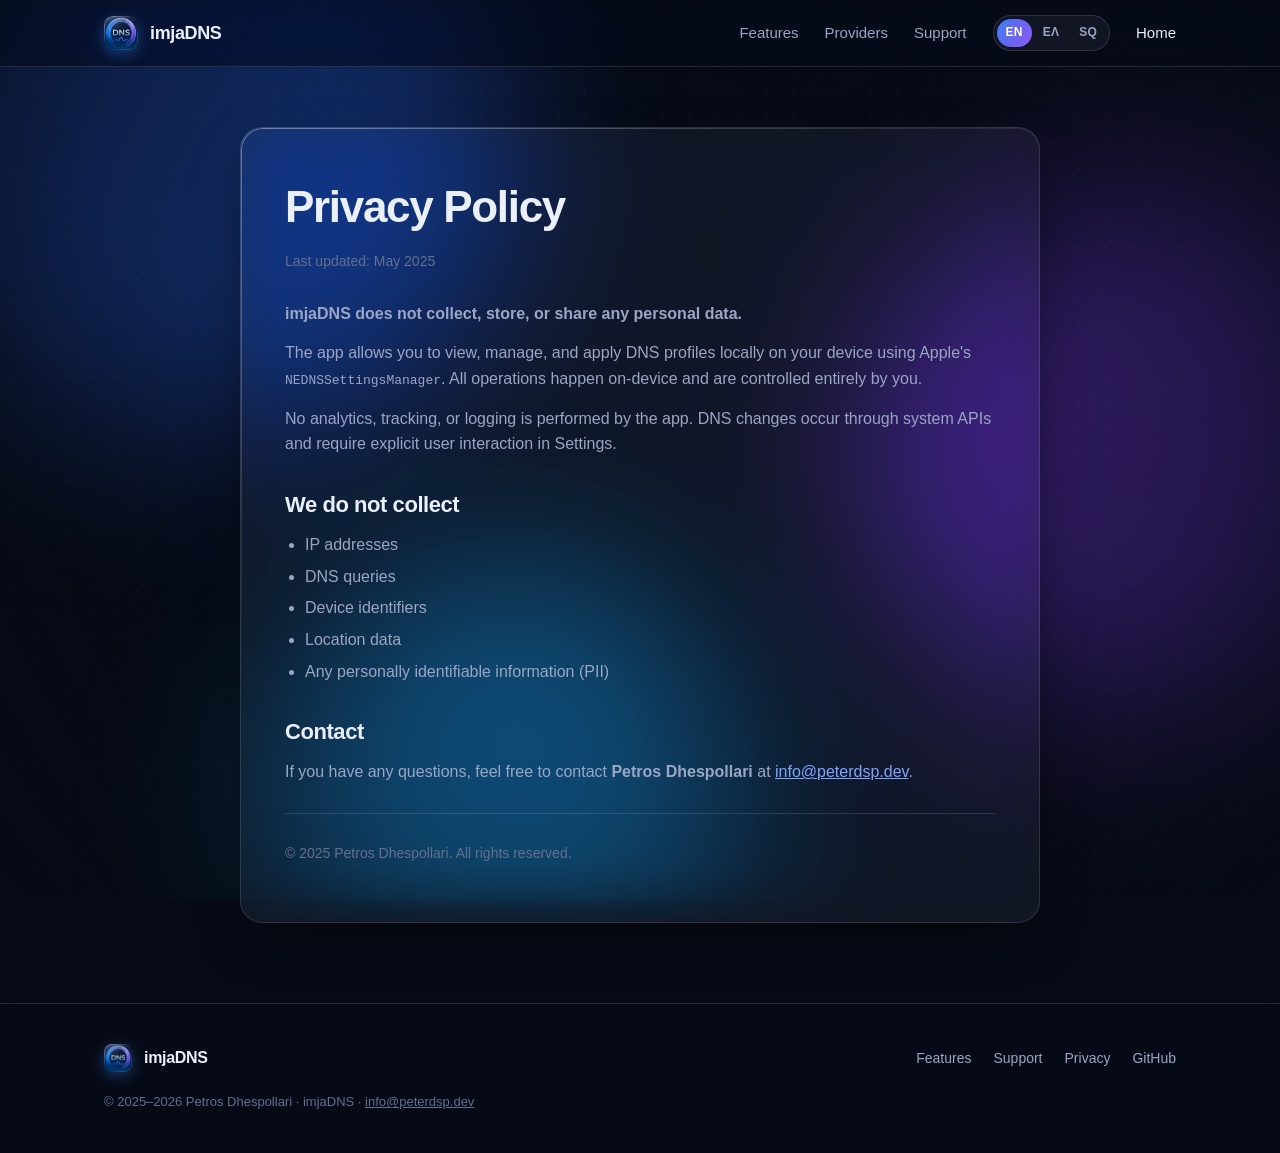
<file: docs/privacy.html>
<!DOCTYPE html>
<html lang="en">
<head>
  <meta charset="UTF-8" />
  <meta name="viewport" content="width=device-width, initial-scale=1.0" />
  <title>Privacy Policy — imjaDNS</title>
  <meta name="description" content="imjaDNS privacy policy. We do not collect, store, or share any personal data. Everything happens on-device." />
  <meta name="theme-color" content="#070B16" />
  <link rel="icon" href="assets/icon.png" type="image/png" />
  <link rel="apple-touch-icon" href="assets/icon-180.png" />
  <link rel="alternate" hreflang="en" href="https://imjadns.peterdsp.dev/privacy.html" />
  <link rel="alternate" hreflang="el" href="https://imjadns.peterdsp.dev/el/privacy.html" />
  <link rel="alternate" hreflang="sq" href="https://imjadns.peterdsp.dev/sq/privacy.html" />
  <link rel="alternate" hreflang="x-default" href="https://imjadns.peterdsp.dev/privacy.html" />
  <link rel="stylesheet" href="style.css" />
</head>
<body>
  <div class="mesh" aria-hidden="true">
    <div class="blob b1"></div>
    <div class="blob b2"></div>
    <div class="blob b3"></div>
  </div>

  <header class="nav">
    <div class="wrap">
      <a class="brand" href="index.html"><img src="assets/icon.png" alt="imjaDNS icon" /> imjaDNS</a>
      <nav class="nav-links">
        <a href="index.html#features">Features</a>
        <a href="index.html#providers">Providers</a>
        <a href="support.html">Support</a>
        <span class="lang-switch" role="group" aria-label="Language">
          <a href="privacy.html" class="active" hreflang="en" lang="en">EN</a>
          <a href="el/privacy.html" hreflang="el" lang="el">ΕΛ</a>
          <a href="sq/privacy.html" hreflang="sq" lang="sq">SQ</a>
        </span>
        <a class="cta" href="index.html">Home</a>
      </nav>
    </div>
  </header>

  <main class="page">
    <div class="wrap">
      <article class="glass doc">
        <h1>Privacy Policy</h1>
        <div class="updated">Last updated: May 2025</div>

        <p><strong>imjaDNS does not collect, store, or share any personal data.</strong></p>

        <p>The app allows you to view, manage, and apply DNS profiles locally on your device using Apple's <code>NEDNSSettingsManager</code>. All operations happen on-device and are controlled entirely by you.</p>

        <p>No analytics, tracking, or logging is performed by the app. DNS changes occur through system APIs and require explicit user interaction in Settings.</p>

        <h2>We do not collect</h2>
        <ul>
          <li>IP addresses</li>
          <li>DNS queries</li>
          <li>Device identifiers</li>
          <li>Location data</li>
          <li>Any personally identifiable information (PII)</li>
        </ul>

        <h2>Contact</h2>
        <p>If you have any questions, feel free to contact <strong>Petros Dhespollari</strong> at <a href="mailto:info@peterdsp.dev">info@peterdsp.dev</a>.</p>

        <hr class="divider" />
        <p style="color:var(--text-faint);font-size:14px">© 2025 Petros Dhespollari. All rights reserved.</p>
      </article>
    </div>
  </main>

  <footer class="footer">
    <div class="wrap">
      <a class="brand" href="index.html"><img src="assets/icon.png" alt="" style="width:28px;height:28px;border-radius:7px" /> imjaDNS</a>
      <nav>
        <a href="index.html#features">Features</a>
        <a href="support.html">Support</a>
        <a href="privacy.html">Privacy</a>
        <a href="https://github.com/peterdsp/imjaDNS">GitHub</a>
      </nav>
      <div class="copy">© 2025–2026 Petros Dhespollari · imjaDNS · <a href="mailto:info@peterdsp.dev" style="color:var(--text-faint)">info@peterdsp.dev</a></div>
    </div>
  </footer>
</body>
</html>
</file>
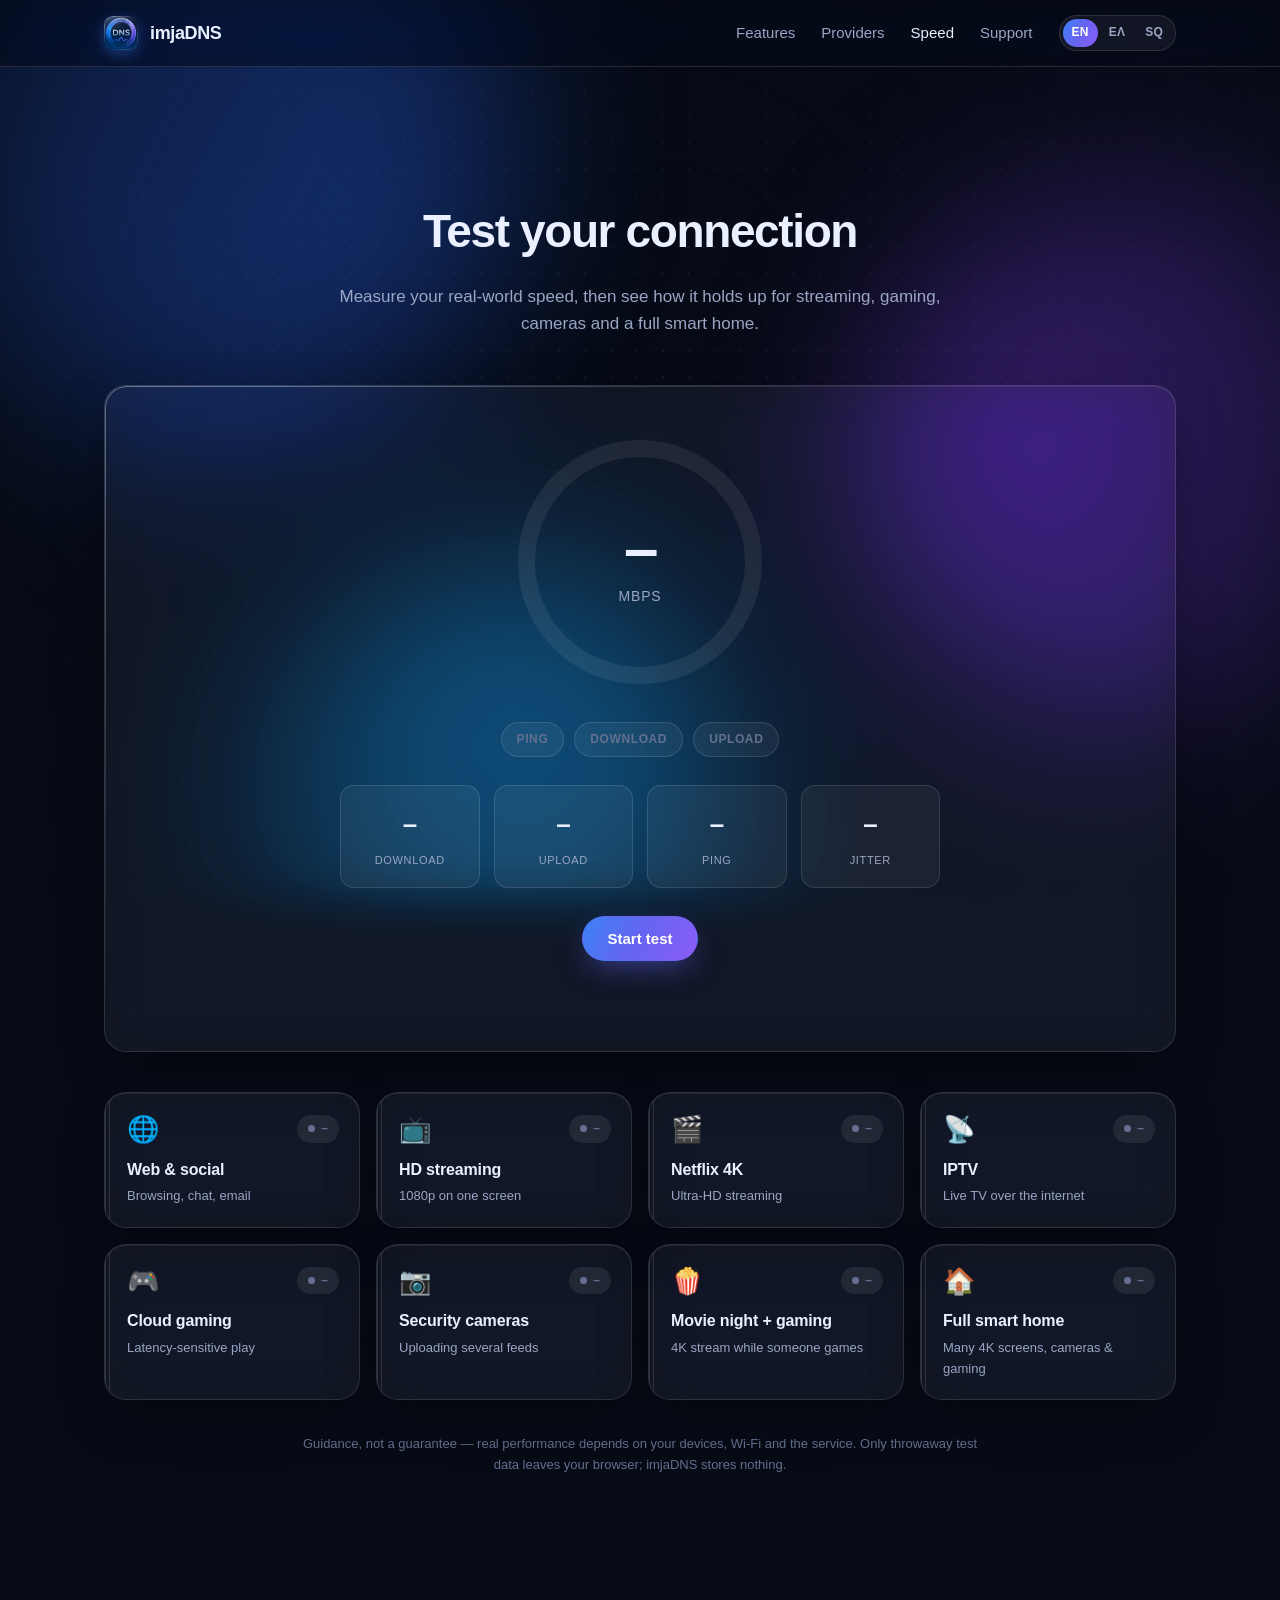
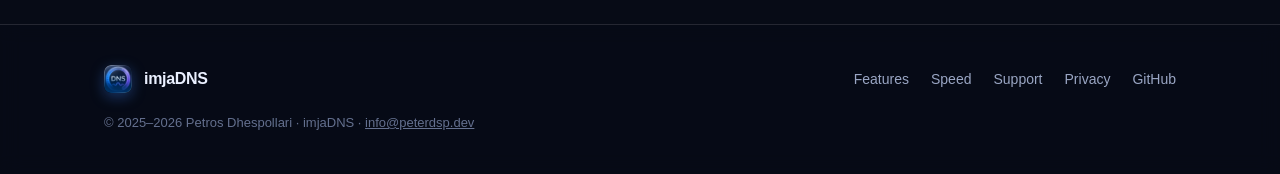
<file: docs/speed.html>
<!DOCTYPE html>
<html lang="en">
<head>
  <meta charset="UTF-8" />
  <meta name="viewport" content="width=device-width, initial-scale=1.0" />
  <title>Speed Test — imjaDNS</title>
  <meta name="description" content="Test your real internet speed — download, upload, ping and jitter — then see how it holds up for streaming, Netflix 4K, IPTV, cloud gaming, security cameras and a full smart home." />
  <meta name="theme-color" content="#070B16" />
  <link rel="icon" href="assets/icon.png" type="image/png" />
  <link rel="apple-touch-icon" href="assets/icon-180.png" />
  <link rel="alternate" hreflang="en" href="https://imjadns.peterdsp.dev/speed.html" />
  <link rel="alternate" hreflang="el" href="https://imjadns.peterdsp.dev/el/speed.html" />
  <link rel="alternate" hreflang="sq" href="https://imjadns.peterdsp.dev/sq/speed.html" />
  <link rel="alternate" hreflang="x-default" href="https://imjadns.peterdsp.dev/speed.html" />
  <link rel="stylesheet" href="style.css?v=2" />
</head>
<body>
  <div class="mesh" aria-hidden="true">
    <div class="blob b1"></div>
    <div class="blob b2"></div>
    <div class="blob b3"></div>
  </div>

  <header class="nav">
    <div class="wrap">
      <a class="brand" href="index.html"><img src="assets/icon.png" alt="imjaDNS icon" /> imjaDNS</a>
      <nav class="nav-links">
        <a href="index.html#features">Features</a>
        <a href="index.html#providers">Providers</a>
        <a href="speed.html" class="cta">Speed</a>
        <a href="support.html">Support</a>
        <span class="lang-switch" role="group" aria-label="Language">
          <a href="speed.html" class="active" hreflang="en" lang="en">EN</a>
          <a href="el/speed.html" hreflang="el" lang="el">ΕΛ</a>
          <a href="sq/speed.html" hreflang="sq" lang="sq">SQ</a>
        </span>
      </nav>
    </div>
  </header>

  <main class="page">
    <section class="speed">
      <div class="wrap">
        <div class="section-head reveal">
          <h2 data-i18n="title">Test your connection</h2>
          <p data-i18n="subtitle">Measure your real-world speed, then see how it holds up for streaming, gaming, cameras and a full smart home.</p>
        </div>

        <div class="glass speed-panel reveal">
          <div class="speed-gauge" id="gauge">
            <svg class="gauge-svg" viewBox="0 0 200 200" aria-hidden="true">
              <defs>
                <linearGradient id="gaugeGrad" x1="0" y1="0" x2="1" y2="1">
                  <stop offset="0" stop-color="#38BDF8" />
                  <stop offset="1" stop-color="#8B5CF6" />
                </linearGradient>
              </defs>
              <circle class="gauge-track" cx="100" cy="100" r="86" />
              <circle class="gauge-fill" id="gaugeFill" cx="100" cy="100" r="86" />
            </svg>
            <div class="gauge-center">
              <div class="speed-live" id="live">–</div>
              <div class="speed-unit">Mbps</div>
            </div>
          </div>
          <div class="phase-steps">
            <span id="step-ping" data-i18n="ping">Ping</span>
            <span id="step-download" data-i18n="download">Download</span>
            <span id="step-upload" data-i18n="upload">Upload</span>
          </div>

          <div class="metrics">
            <div class="metric"><div class="mval" id="m-down">–</div><div class="mlbl" data-i18n="download">Download</div></div>
            <div class="metric"><div class="mval" id="m-up">–</div><div class="mlbl" data-i18n="upload">Upload</div></div>
            <div class="metric"><div class="mval" id="m-ping">–</div><div class="mlbl" data-i18n="ping">Ping</div></div>
            <div class="metric"><div class="mval" id="m-jit">–</div><div class="mlbl" data-i18n="jitter">Jitter</div></div>
          </div>

          <button class="btn btn-primary" id="startBtn" data-i18n="start">Start test</button>
          <div class="speed-meta" id="meta"></div>
        </div>

        <div class="scenarios" id="scenarios"></div>
        <p class="speed-disclaimer" data-i18n="disclaimer">Guidance, not a guarantee — real performance depends on your devices, Wi-Fi and the service. Only throwaway test data leaves your browser; imjaDNS stores nothing.</p>
      </div>
    </section>
  </main>

  <footer class="footer">
    <div class="wrap">
      <a class="brand" href="index.html"><img src="assets/icon.png" alt="" style="width:28px;height:28px;border-radius:7px" /> imjaDNS</a>
      <nav>
        <a href="index.html#features">Features</a>
        <a href="speed.html">Speed</a>
        <a href="support.html">Support</a>
        <a href="privacy.html">Privacy</a>
        <a href="https://github.com/peterdsp/imjaDNS">GitHub</a>
      </nav>
      <div class="copy">© 2025–2026 Petros Dhespollari · imjaDNS · <a href="mailto:info@peterdsp.dev" style="color:var(--text-faint)">info@peterdsp.dev</a></div>
    </div>
  </footer>

  <script>
    document.documentElement.classList.add('js');
    const reveals = document.querySelectorAll('.reveal');
    reveals.forEach(el => el.classList.add('in'));
  </script>
  <script src="speedtest.js?v=2"></script>
</body>
</html>
</file>
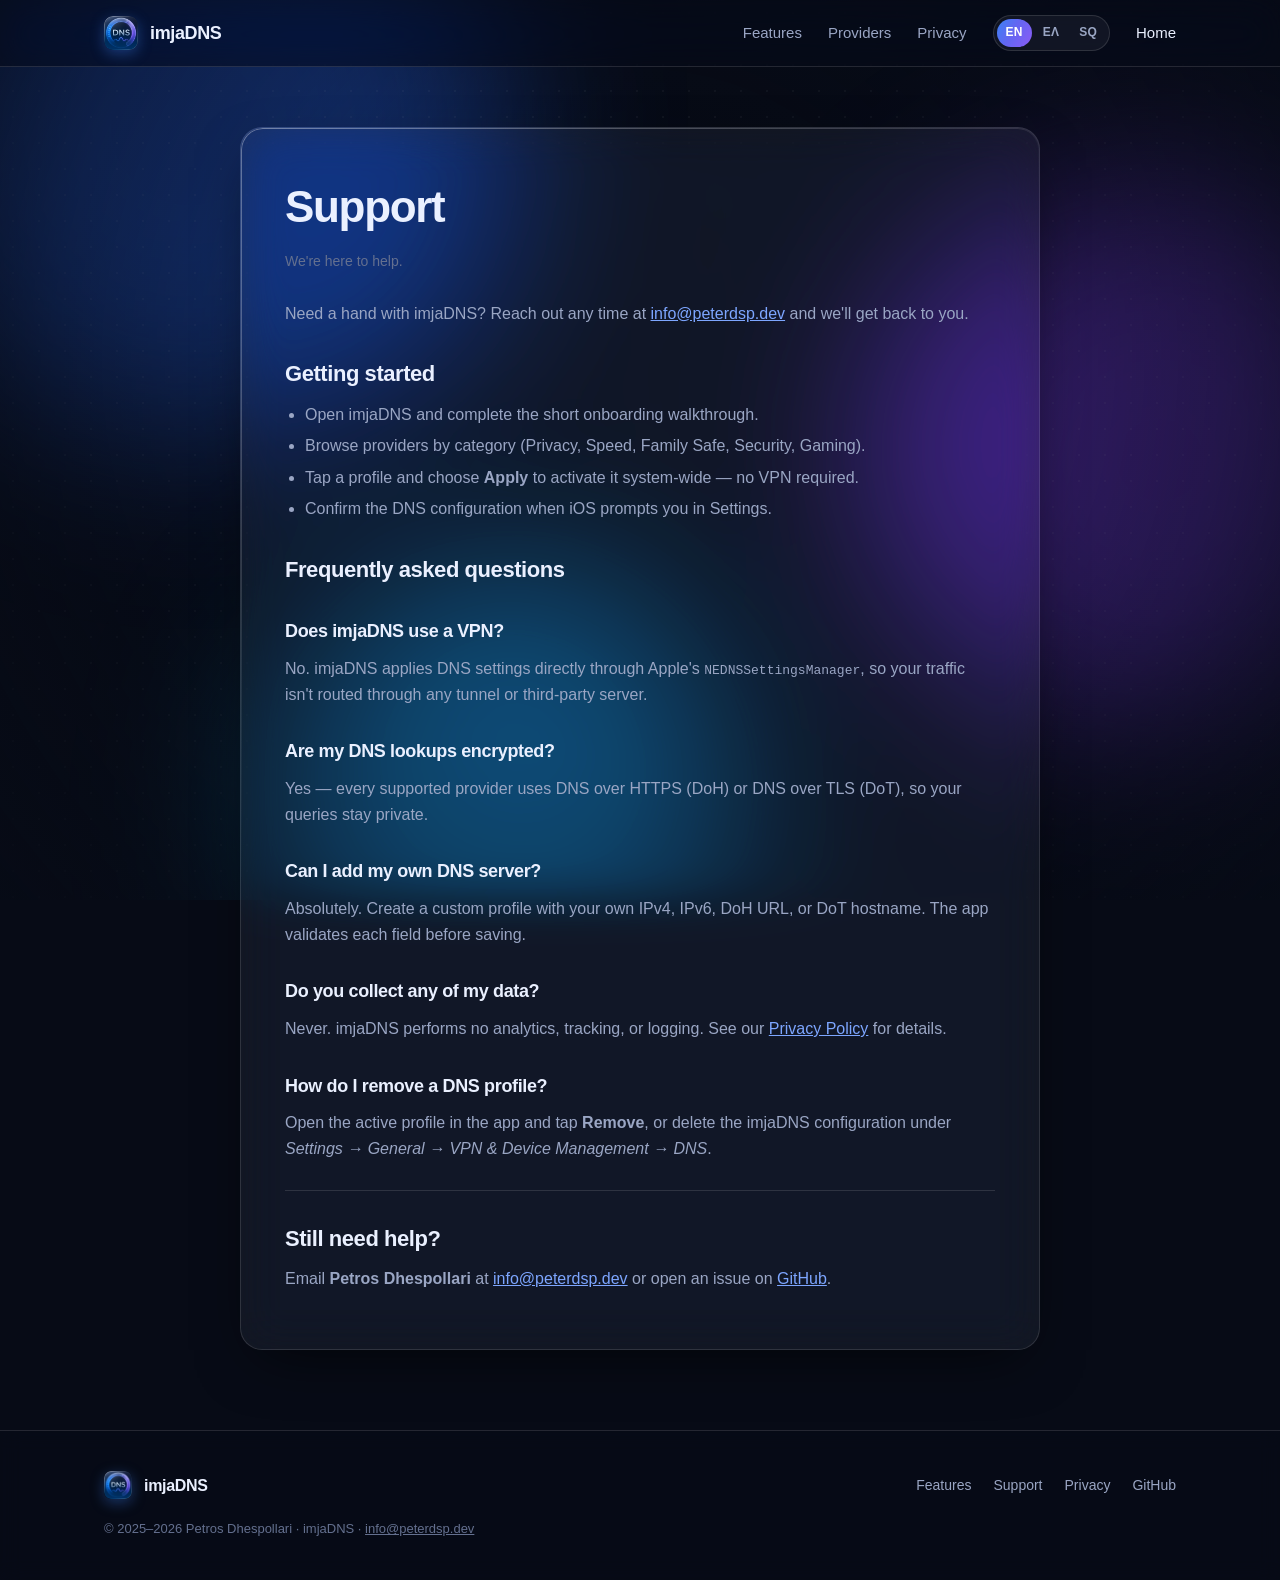
<file: docs/support.html>
<!DOCTYPE html>
<html lang="en">
<head>
  <meta charset="UTF-8" />
  <meta name="viewport" content="width=device-width, initial-scale=1.0" />
  <title>Support — imjaDNS</title>
  <meta name="description" content="Get help with imjaDNS. Setup guide, FAQ, and contact for the premium iOS DNS management app." />
  <meta name="theme-color" content="#070B16" />
  <link rel="icon" href="assets/icon.png" type="image/png" />
  <link rel="apple-touch-icon" href="assets/icon-180.png" />
  <link rel="alternate" hreflang="en" href="https://imjadns.peterdsp.dev/support.html" />
  <link rel="alternate" hreflang="el" href="https://imjadns.peterdsp.dev/el/support.html" />
  <link rel="alternate" hreflang="sq" href="https://imjadns.peterdsp.dev/sq/support.html" />
  <link rel="alternate" hreflang="x-default" href="https://imjadns.peterdsp.dev/support.html" />
  <link rel="stylesheet" href="style.css" />
</head>
<body>
  <div class="mesh" aria-hidden="true">
    <div class="blob b1"></div>
    <div class="blob b2"></div>
    <div class="blob b3"></div>
  </div>

  <header class="nav">
    <div class="wrap">
      <a class="brand" href="index.html"><img src="assets/icon.png" alt="imjaDNS icon" /> imjaDNS</a>
      <nav class="nav-links">
        <a href="index.html#features">Features</a>
        <a href="index.html#providers">Providers</a>
        <a href="privacy.html">Privacy</a>
        <span class="lang-switch" role="group" aria-label="Language">
          <a href="support.html" class="active" hreflang="en" lang="en">EN</a>
          <a href="el/support.html" hreflang="el" lang="el">ΕΛ</a>
          <a href="sq/support.html" hreflang="sq" lang="sq">SQ</a>
        </span>
        <a class="cta" href="index.html">Home</a>
      </nav>
    </div>
  </header>

  <main class="page">
    <div class="wrap">
      <article class="glass doc">
        <h1>Support</h1>
        <div class="updated">We're here to help.</div>

        <p>Need a hand with imjaDNS? Reach out any time at <a href="mailto:info@peterdsp.dev">info@peterdsp.dev</a> and we'll get back to you.</p>

        <h2>Getting started</h2>
        <ul>
          <li>Open imjaDNS and complete the short onboarding walkthrough.</li>
          <li>Browse providers by category (Privacy, Speed, Family Safe, Security, Gaming).</li>
          <li>Tap a profile and choose <strong>Apply</strong> to activate it system-wide — no VPN required.</li>
          <li>Confirm the DNS configuration when iOS prompts you in Settings.</li>
        </ul>

        <h2>Frequently asked questions</h2>

        <h2 style="font-size:18px">Does imjaDNS use a VPN?</h2>
        <p>No. imjaDNS applies DNS settings directly through Apple's <code>NEDNSSettingsManager</code>, so your traffic isn't routed through any tunnel or third-party server.</p>

        <h2 style="font-size:18px">Are my DNS lookups encrypted?</h2>
        <p>Yes — every supported provider uses DNS over HTTPS (DoH) or DNS over TLS (DoT), so your queries stay private.</p>

        <h2 style="font-size:18px">Can I add my own DNS server?</h2>
        <p>Absolutely. Create a custom profile with your own IPv4, IPv6, DoH URL, or DoT hostname. The app validates each field before saving.</p>

        <h2 style="font-size:18px">Do you collect any of my data?</h2>
        <p>Never. imjaDNS performs no analytics, tracking, or logging. See our <a href="privacy.html">Privacy Policy</a> for details.</p>

        <h2 style="font-size:18px">How do I remove a DNS profile?</h2>
        <p>Open the active profile in the app and tap <strong>Remove</strong>, or delete the imjaDNS configuration under <em>Settings → General → VPN &amp; Device Management → DNS</em>.</p>

        <hr class="divider" />
        <h2>Still need help?</h2>
        <p>Email <strong>Petros Dhespollari</strong> at <a href="mailto:info@peterdsp.dev">info@peterdsp.dev</a> or open an issue on <a href="https://github.com/peterdsp/imjaDNS">GitHub</a>.</p>
      </article>
    </div>
  </main>

  <footer class="footer">
    <div class="wrap">
      <a class="brand" href="index.html"><img src="assets/icon.png" alt="" style="width:28px;height:28px;border-radius:7px" /> imjaDNS</a>
      <nav>
        <a href="index.html#features">Features</a>
        <a href="support.html">Support</a>
        <a href="privacy.html">Privacy</a>
        <a href="https://github.com/peterdsp/imjaDNS">GitHub</a>
      </nav>
      <div class="copy">© 2025–2026 Petros Dhespollari · imjaDNS · <a href="mailto:info@peterdsp.dev" style="color:var(--text-faint)">info@peterdsp.dev</a></div>
    </div>
  </footer>
</body>
</html>
</file>
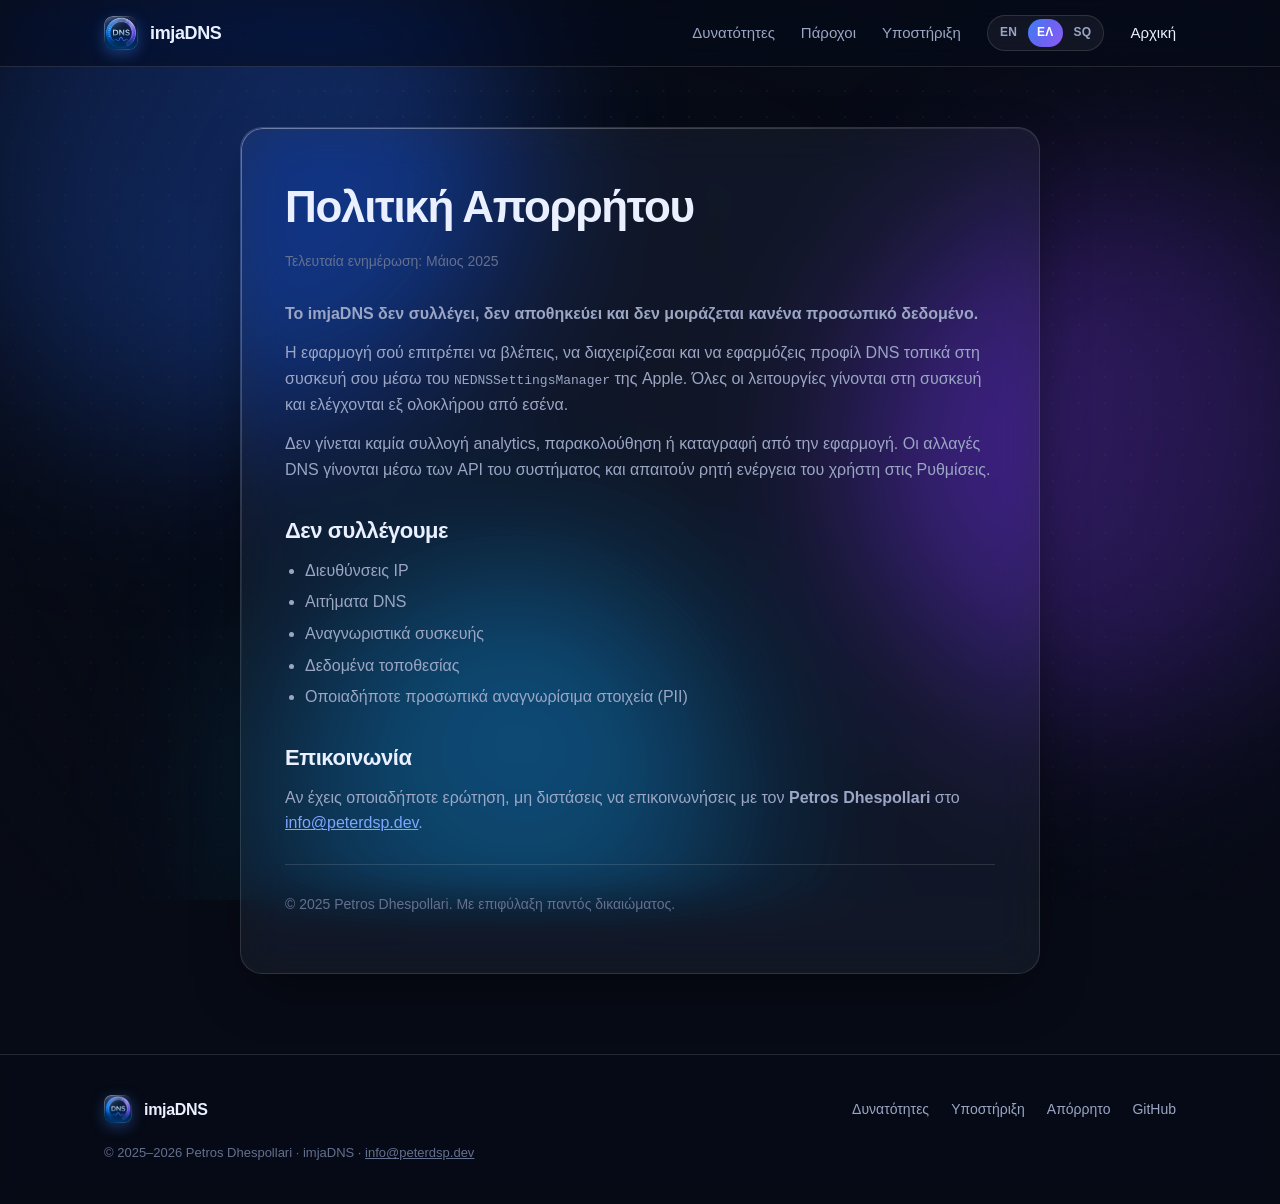
<file: docs/el/privacy.html>
<!DOCTYPE html>
<html lang="el">
<head>
  <meta charset="UTF-8" />
  <meta name="viewport" content="width=device-width, initial-scale=1.0" />
  <title>Πολιτική Απορρήτου — imjaDNS</title>
  <meta name="description" content="Πολιτική απορρήτου του imjaDNS. Δεν συλλέγουμε, δεν αποθηκεύουμε και δεν μοιραζόμαστε κανένα προσωπικό δεδομένο. Όλα γίνονται στη συσκευή." />
  <meta name="theme-color" content="#070B16" />
  <link rel="icon" href="../assets/icon.png" type="image/png" />
  <link rel="apple-touch-icon" href="../assets/icon-180.png" />
  <link rel="alternate" hreflang="en" href="https://imjadns.peterdsp.dev/privacy.html" />
  <link rel="alternate" hreflang="el" href="https://imjadns.peterdsp.dev/el/privacy.html" />
  <link rel="alternate" hreflang="sq" href="https://imjadns.peterdsp.dev/sq/privacy.html" />
  <link rel="alternate" hreflang="x-default" href="https://imjadns.peterdsp.dev/privacy.html" />
  <link rel="stylesheet" href="../style.css" />
</head>
<body>
  <div class="mesh" aria-hidden="true">
    <div class="blob b1"></div>
    <div class="blob b2"></div>
    <div class="blob b3"></div>
  </div>

  <header class="nav">
    <div class="wrap">
      <a class="brand" href="index.html"><img src="../assets/icon.png" alt="Εικονίδιο imjaDNS" /> imjaDNS</a>
      <nav class="nav-links">
        <a href="index.html#features">Δυνατότητες</a>
        <a href="index.html#providers">Πάροχοι</a>
        <a href="support.html">Υποστήριξη</a>
        <span class="lang-switch" role="group" aria-label="Γλώσσα">
          <a href="../privacy.html" hreflang="en" lang="en">EN</a>
          <a href="privacy.html" class="active" hreflang="el" lang="el">ΕΛ</a>
          <a href="../sq/privacy.html" hreflang="sq" lang="sq">SQ</a>
        </span>
        <a class="cta" href="index.html">Αρχική</a>
      </nav>
    </div>
  </header>

  <main class="page">
    <div class="wrap">
      <article class="glass doc">
        <h1>Πολιτική Απορρήτου</h1>
        <div class="updated">Τελευταία ενημέρωση: Μάιος 2025</div>

        <p><strong>Το imjaDNS δεν συλλέγει, δεν αποθηκεύει και δεν μοιράζεται κανένα προσωπικό δεδομένο.</strong></p>

        <p>Η εφαρμογή σού επιτρέπει να βλέπεις, να διαχειρίζεσαι και να εφαρμόζεις προφίλ DNS τοπικά στη συσκευή σου μέσω του <code>NEDNSSettingsManager</code> της Apple. Όλες οι λειτουργίες γίνονται στη συσκευή και ελέγχονται εξ ολοκλήρου από εσένα.</p>

        <p>Δεν γίνεται καμία συλλογή analytics, παρακολούθηση ή καταγραφή από την εφαρμογή. Οι αλλαγές DNS γίνονται μέσω των API του συστήματος και απαιτούν ρητή ενέργεια του χρήστη στις Ρυθμίσεις.</p>

        <h2>Δεν συλλέγουμε</h2>
        <ul>
          <li>Διευθύνσεις IP</li>
          <li>Αιτήματα DNS</li>
          <li>Αναγνωριστικά συσκευής</li>
          <li>Δεδομένα τοποθεσίας</li>
          <li>Οποιαδήποτε προσωπικά αναγνωρίσιμα στοιχεία (PII)</li>
        </ul>

        <h2>Επικοινωνία</h2>
        <p>Αν έχεις οποιαδήποτε ερώτηση, μη διστάσεις να επικοινωνήσεις με τον <strong>Petros Dhespollari</strong> στο <a href="mailto:info@peterdsp.dev">info@peterdsp.dev</a>.</p>

        <hr class="divider" />
        <p style="color:var(--text-faint);font-size:14px">© 2025 Petros Dhespollari. Με επιφύλαξη παντός δικαιώματος.</p>
      </article>
    </div>
  </main>

  <footer class="footer">
    <div class="wrap">
      <a class="brand" href="index.html"><img src="../assets/icon.png" alt="" style="width:28px;height:28px;border-radius:7px" /> imjaDNS</a>
      <nav>
        <a href="index.html#features">Δυνατότητες</a>
        <a href="support.html">Υποστήριξη</a>
        <a href="privacy.html">Απόρρητο</a>
        <a href="https://github.com/peterdsp/imjaDNS">GitHub</a>
      </nav>
      <div class="copy">© 2025–2026 Petros Dhespollari · imjaDNS · <a href="mailto:info@peterdsp.dev" style="color:var(--text-faint)">info@peterdsp.dev</a></div>
    </div>
  </footer>
</body>
</html>
</file>
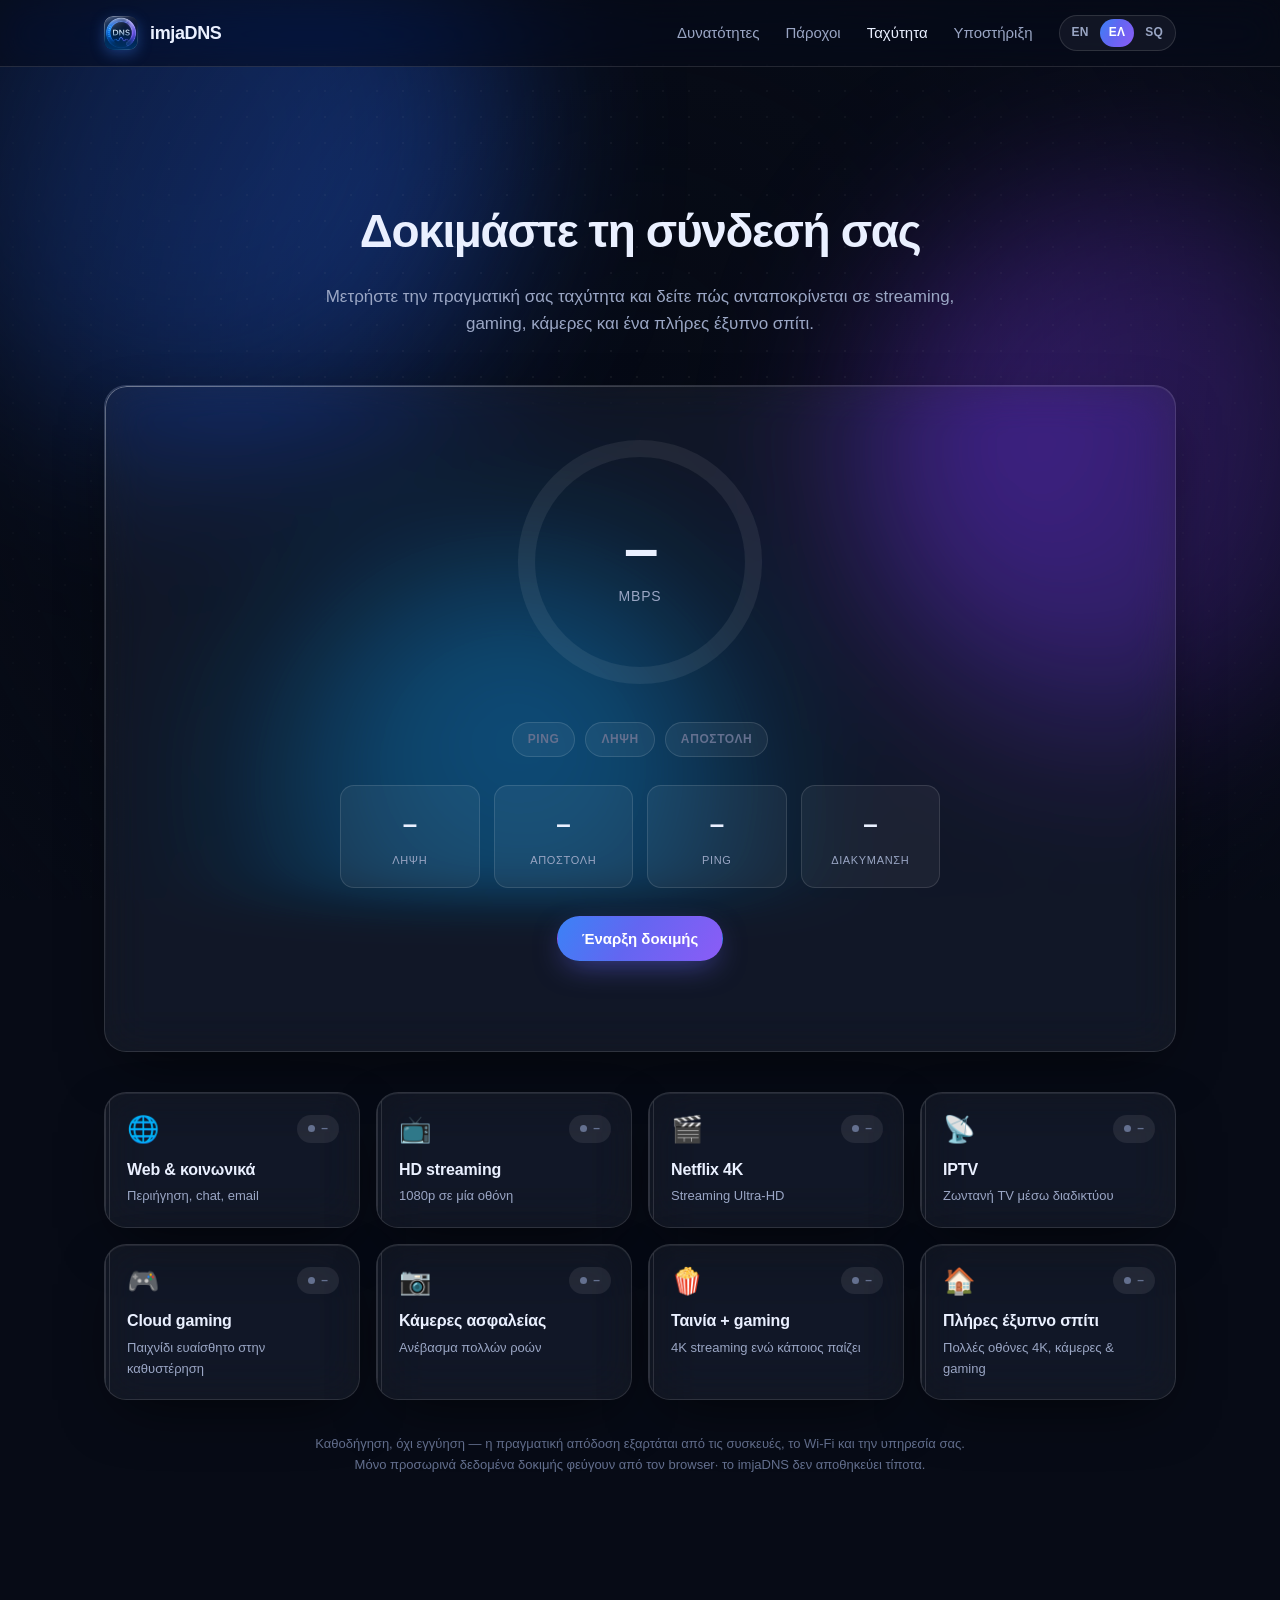
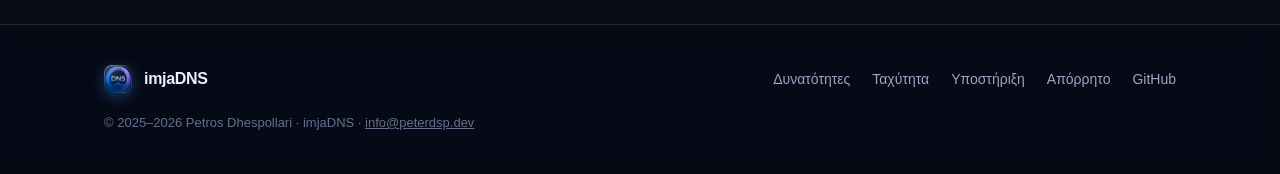
<file: docs/el/speed.html>
<!DOCTYPE html>
<html lang="el">
<head>
  <meta charset="UTF-8" />
  <meta name="viewport" content="width=device-width, initial-scale=1.0" />
  <title>Τεστ Ταχύτητας — imjaDNS</title>
  <meta name="description" content="Δοκιμάστε την πραγματική ταχύτητα του διαδικτύου σας — λήψη, αποστολή, ping και διακύμανση — και δείτε πώς ανταποκρίνεται σε streaming, Netflix 4K, IPTV, cloud gaming, κάμερες και ένα πλήρες έξυπνο σπίτι." />
  <meta name="theme-color" content="#070B16" />
  <link rel="icon" href="../assets/icon.png" type="image/png" />
  <link rel="apple-touch-icon" href="../assets/icon-180.png" />
  <link rel="alternate" hreflang="en" href="https://imjadns.peterdsp.dev/speed.html" />
  <link rel="alternate" hreflang="el" href="https://imjadns.peterdsp.dev/el/speed.html" />
  <link rel="alternate" hreflang="sq" href="https://imjadns.peterdsp.dev/sq/speed.html" />
  <link rel="alternate" hreflang="x-default" href="https://imjadns.peterdsp.dev/speed.html" />
  <link rel="stylesheet" href="../style.css?v=2" />
</head>
<body>
  <div class="mesh" aria-hidden="true">
    <div class="blob b1"></div>
    <div class="blob b2"></div>
    <div class="blob b3"></div>
  </div>

  <header class="nav">
    <div class="wrap">
      <a class="brand" href="index.html"><img src="../assets/icon.png" alt="Εικονίδιο imjaDNS" /> imjaDNS</a>
      <nav class="nav-links">
        <a href="index.html#features">Δυνατότητες</a>
        <a href="index.html#providers">Πάροχοι</a>
        <a href="speed.html" class="cta">Ταχύτητα</a>
        <a href="support.html">Υποστήριξη</a>
        <span class="lang-switch" role="group" aria-label="Γλώσσα">
          <a href="../speed.html" hreflang="en" lang="en">EN</a>
          <a href="speed.html" class="active" hreflang="el" lang="el">ΕΛ</a>
          <a href="../sq/speed.html" hreflang="sq" lang="sq">SQ</a>
        </span>
      </nav>
    </div>
  </header>

  <main class="page">
    <section class="speed">
      <div class="wrap">
        <div class="section-head reveal">
          <h2 data-i18n="title">Δοκιμάστε τη σύνδεσή σας</h2>
          <p data-i18n="subtitle">Μετρήστε την πραγματική σας ταχύτητα και δείτε πώς ανταποκρίνεται σε streaming, gaming, κάμερες και ένα πλήρες έξυπνο σπίτι.</p>
        </div>

        <div class="glass speed-panel reveal">
          <div class="speed-gauge" id="gauge">
            <svg class="gauge-svg" viewBox="0 0 200 200" aria-hidden="true">
              <defs>
                <linearGradient id="gaugeGrad" x1="0" y1="0" x2="1" y2="1">
                  <stop offset="0" stop-color="#38BDF8" />
                  <stop offset="1" stop-color="#8B5CF6" />
                </linearGradient>
              </defs>
              <circle class="gauge-track" cx="100" cy="100" r="86" />
              <circle class="gauge-fill" id="gaugeFill" cx="100" cy="100" r="86" />
            </svg>
            <div class="gauge-center">
              <div class="speed-live" id="live">–</div>
              <div class="speed-unit">Mbps</div>
            </div>
          </div>
          <div class="phase-steps">
            <span id="step-ping" data-i18n="ping">Ping</span>
            <span id="step-download" data-i18n="download">Λήψη</span>
            <span id="step-upload" data-i18n="upload">Αποστολή</span>
          </div>

          <div class="metrics">
            <div class="metric"><div class="mval" id="m-down">–</div><div class="mlbl" data-i18n="download">Λήψη</div></div>
            <div class="metric"><div class="mval" id="m-up">–</div><div class="mlbl" data-i18n="upload">Αποστολή</div></div>
            <div class="metric"><div class="mval" id="m-ping">–</div><div class="mlbl" data-i18n="ping">Ping</div></div>
            <div class="metric"><div class="mval" id="m-jit">–</div><div class="mlbl" data-i18n="jitter">Διακύμανση</div></div>
          </div>

          <button class="btn btn-primary" id="startBtn" data-i18n="start">Έναρξη δοκιμής</button>
          <div class="speed-meta" id="meta"></div>
        </div>

        <div class="scenarios" id="scenarios"></div>
        <p class="speed-disclaimer" data-i18n="disclaimer">Καθοδήγηση, όχι εγγύηση — η πραγματική απόδοση εξαρτάται από τις συσκευές, το Wi-Fi και την υπηρεσία σας. Μόνο προσωρινά δεδομένα δοκιμής φεύγουν από τον browser· το imjaDNS δεν αποθηκεύει τίποτα.</p>
      </div>
    </section>
  </main>

  <footer class="footer">
    <div class="wrap">
      <a class="brand" href="index.html"><img src="../assets/icon.png" alt="" style="width:28px;height:28px;border-radius:7px" /> imjaDNS</a>
      <nav>
        <a href="index.html#features">Δυνατότητες</a>
        <a href="speed.html">Ταχύτητα</a>
        <a href="support.html">Υποστήριξη</a>
        <a href="privacy.html">Απόρρητο</a>
        <a href="https://github.com/peterdsp/imjaDNS">GitHub</a>
      </nav>
      <div class="copy">© 2025–2026 Petros Dhespollari · imjaDNS · <a href="mailto:info@peterdsp.dev" style="color:var(--text-faint)">info@peterdsp.dev</a></div>
    </div>
  </footer>

  <script>
    document.documentElement.classList.add('js');
    document.querySelectorAll('.reveal').forEach(el => el.classList.add('in'));
  </script>
  <script src="../speedtest.js?v=2"></script>
</body>
</html>
</file>
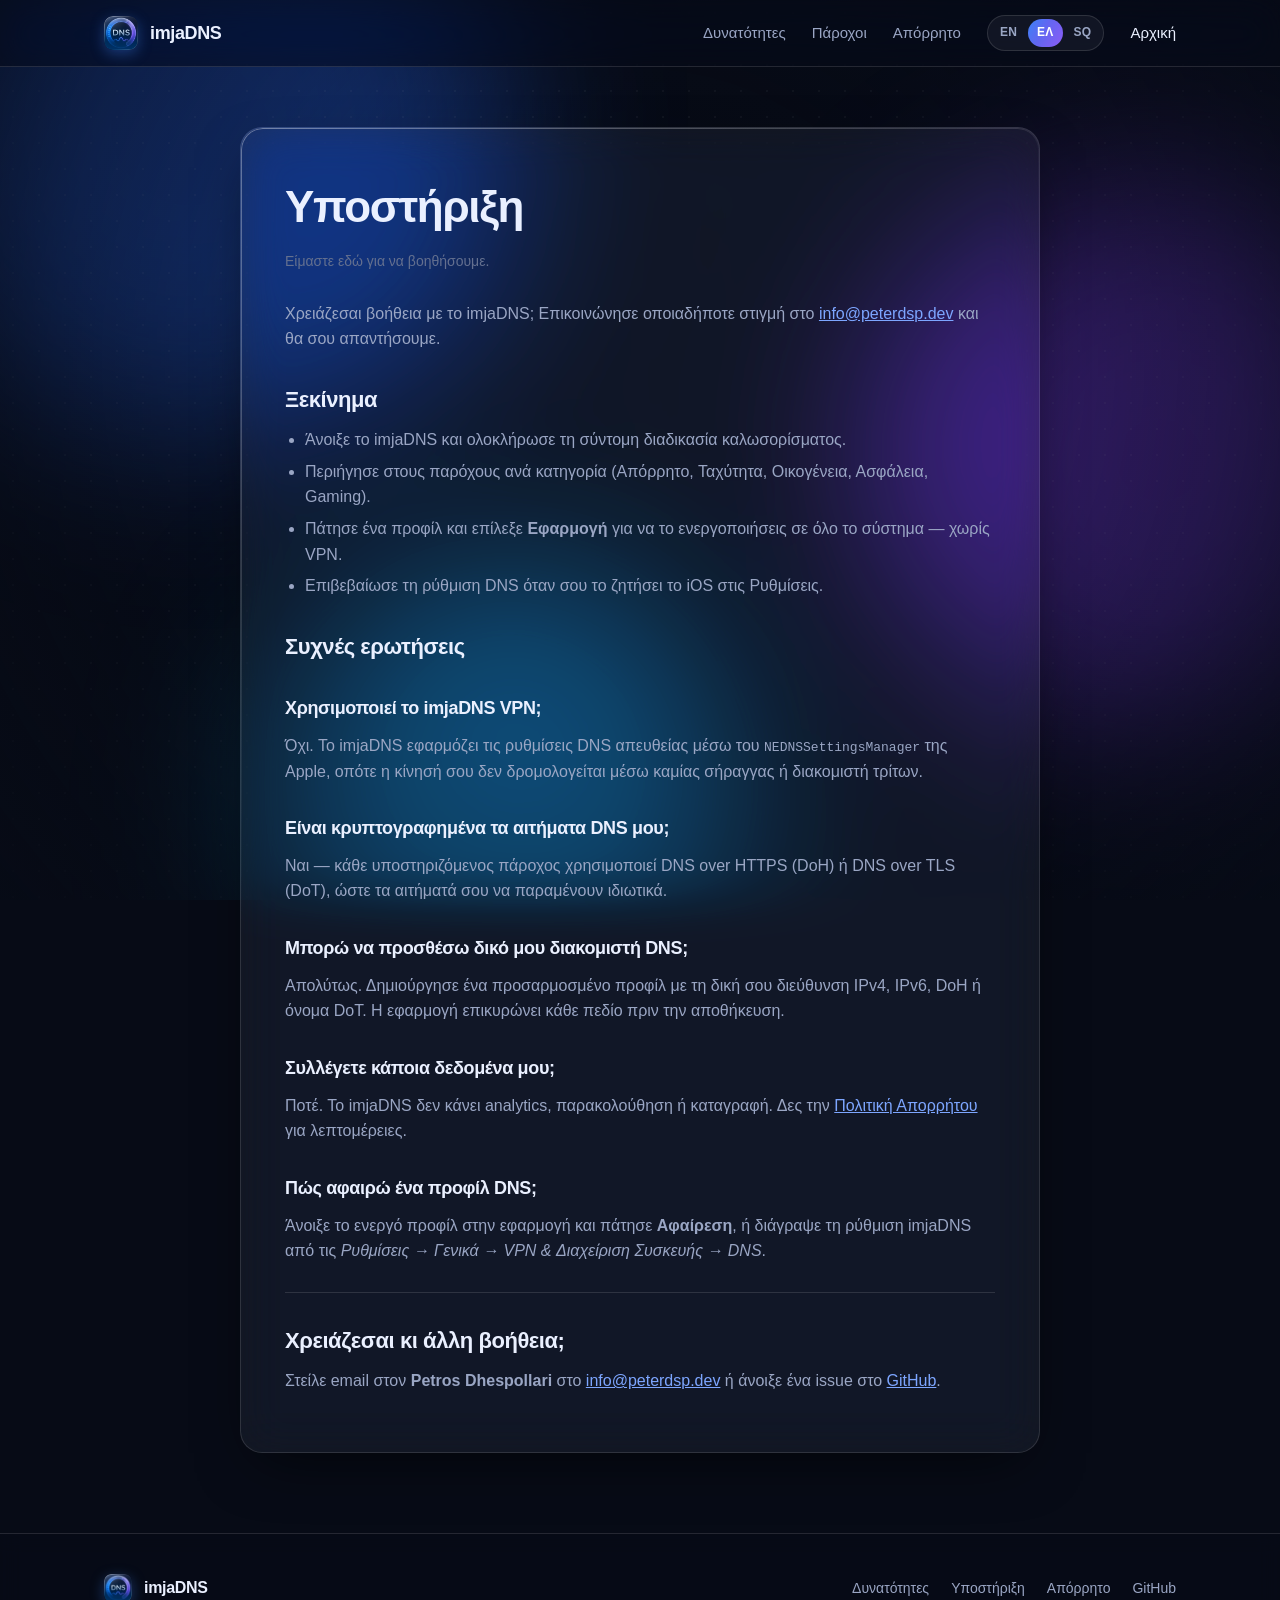
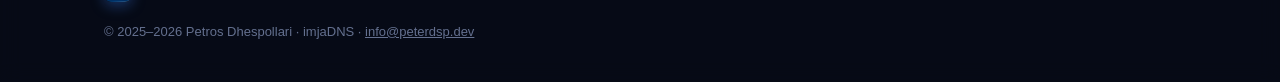
<file: docs/el/support.html>
<!DOCTYPE html>
<html lang="el">
<head>
  <meta charset="UTF-8" />
  <meta name="viewport" content="width=device-width, initial-scale=1.0" />
  <title>Υποστήριξη — imjaDNS</title>
  <meta name="description" content="Βοήθεια για το imjaDNS. Οδηγός ρύθμισης, συχνές ερωτήσεις και επικοινωνία για την premium εφαρμογή διαχείρισης DNS στο iOS." />
  <meta name="theme-color" content="#070B16" />
  <link rel="icon" href="../assets/icon.png" type="image/png" />
  <link rel="apple-touch-icon" href="../assets/icon-180.png" />
  <link rel="alternate" hreflang="en" href="https://imjadns.peterdsp.dev/support.html" />
  <link rel="alternate" hreflang="el" href="https://imjadns.peterdsp.dev/el/support.html" />
  <link rel="alternate" hreflang="sq" href="https://imjadns.peterdsp.dev/sq/support.html" />
  <link rel="alternate" hreflang="x-default" href="https://imjadns.peterdsp.dev/support.html" />
  <link rel="stylesheet" href="../style.css" />
</head>
<body>
  <div class="mesh" aria-hidden="true">
    <div class="blob b1"></div>
    <div class="blob b2"></div>
    <div class="blob b3"></div>
  </div>

  <header class="nav">
    <div class="wrap">
      <a class="brand" href="index.html"><img src="../assets/icon.png" alt="Εικονίδιο imjaDNS" /> imjaDNS</a>
      <nav class="nav-links">
        <a href="index.html#features">Δυνατότητες</a>
        <a href="index.html#providers">Πάροχοι</a>
        <a href="privacy.html">Απόρρητο</a>
        <span class="lang-switch" role="group" aria-label="Γλώσσα">
          <a href="../support.html" hreflang="en" lang="en">EN</a>
          <a href="support.html" class="active" hreflang="el" lang="el">ΕΛ</a>
          <a href="../sq/support.html" hreflang="sq" lang="sq">SQ</a>
        </span>
        <a class="cta" href="index.html">Αρχική</a>
      </nav>
    </div>
  </header>

  <main class="page">
    <div class="wrap">
      <article class="glass doc">
        <h1>Υποστήριξη</h1>
        <div class="updated">Είμαστε εδώ για να βοηθήσουμε.</div>

        <p>Χρειάζεσαι βοήθεια με το imjaDNS; Επικοινώνησε οποιαδήποτε στιγμή στο <a href="mailto:info@peterdsp.dev">info@peterdsp.dev</a> και θα σου απαντήσουμε.</p>

        <h2>Ξεκίνημα</h2>
        <ul>
          <li>Άνοιξε το imjaDNS και ολοκλήρωσε τη σύντομη διαδικασία καλωσορίσματος.</li>
          <li>Περιήγησε στους παρόχους ανά κατηγορία (Απόρρητο, Ταχύτητα, Οικογένεια, Ασφάλεια, Gaming).</li>
          <li>Πάτησε ένα προφίλ και επίλεξε <strong>Εφαρμογή</strong> για να το ενεργοποιήσεις σε όλο το σύστημα — χωρίς VPN.</li>
          <li>Επιβεβαίωσε τη ρύθμιση DNS όταν σου το ζητήσει το iOS στις Ρυθμίσεις.</li>
        </ul>

        <h2>Συχνές ερωτήσεις</h2>

        <h2 style="font-size:18px">Χρησιμοποιεί το imjaDNS VPN;</h2>
        <p>Όχι. Το imjaDNS εφαρμόζει τις ρυθμίσεις DNS απευθείας μέσω του <code>NEDNSSettingsManager</code> της Apple, οπότε η κίνησή σου δεν δρομολογείται μέσω καμίας σήραγγας ή διακομιστή τρίτων.</p>

        <h2 style="font-size:18px">Είναι κρυπτογραφημένα τα αιτήματα DNS μου;</h2>
        <p>Ναι — κάθε υποστηριζόμενος πάροχος χρησιμοποιεί DNS over HTTPS (DoH) ή DNS over TLS (DoT), ώστε τα αιτήματά σου να παραμένουν ιδιωτικά.</p>

        <h2 style="font-size:18px">Μπορώ να προσθέσω δικό μου διακομιστή DNS;</h2>
        <p>Απολύτως. Δημιούργησε ένα προσαρμοσμένο προφίλ με τη δική σου διεύθυνση IPv4, IPv6, DoH ή όνομα DoT. Η εφαρμογή επικυρώνει κάθε πεδίο πριν την αποθήκευση.</p>

        <h2 style="font-size:18px">Συλλέγετε κάποια δεδομένα μου;</h2>
        <p>Ποτέ. Το imjaDNS δεν κάνει analytics, παρακολούθηση ή καταγραφή. Δες την <a href="privacy.html">Πολιτική Απορρήτου</a> για λεπτομέρειες.</p>

        <h2 style="font-size:18px">Πώς αφαιρώ ένα προφίλ DNS;</h2>
        <p>Άνοιξε το ενεργό προφίλ στην εφαρμογή και πάτησε <strong>Αφαίρεση</strong>, ή διάγραψε τη ρύθμιση imjaDNS από τις <em>Ρυθμίσεις → Γενικά → VPN &amp; Διαχείριση Συσκευής → DNS</em>.</p>

        <hr class="divider" />
        <h2>Χρειάζεσαι κι άλλη βοήθεια;</h2>
        <p>Στείλε email στον <strong>Petros Dhespollari</strong> στο <a href="mailto:info@peterdsp.dev">info@peterdsp.dev</a> ή άνοιξε ένα issue στο <a href="https://github.com/peterdsp/imjaDNS">GitHub</a>.</p>
      </article>
    </div>
  </main>

  <footer class="footer">
    <div class="wrap">
      <a class="brand" href="index.html"><img src="../assets/icon.png" alt="" style="width:28px;height:28px;border-radius:7px" /> imjaDNS</a>
      <nav>
        <a href="index.html#features">Δυνατότητες</a>
        <a href="support.html">Υποστήριξη</a>
        <a href="privacy.html">Απόρρητο</a>
        <a href="https://github.com/peterdsp/imjaDNS">GitHub</a>
      </nav>
      <div class="copy">© 2025–2026 Petros Dhespollari · imjaDNS · <a href="mailto:info@peterdsp.dev" style="color:var(--text-faint)">info@peterdsp.dev</a></div>
    </div>
  </footer>
</body>
</html>
</file>
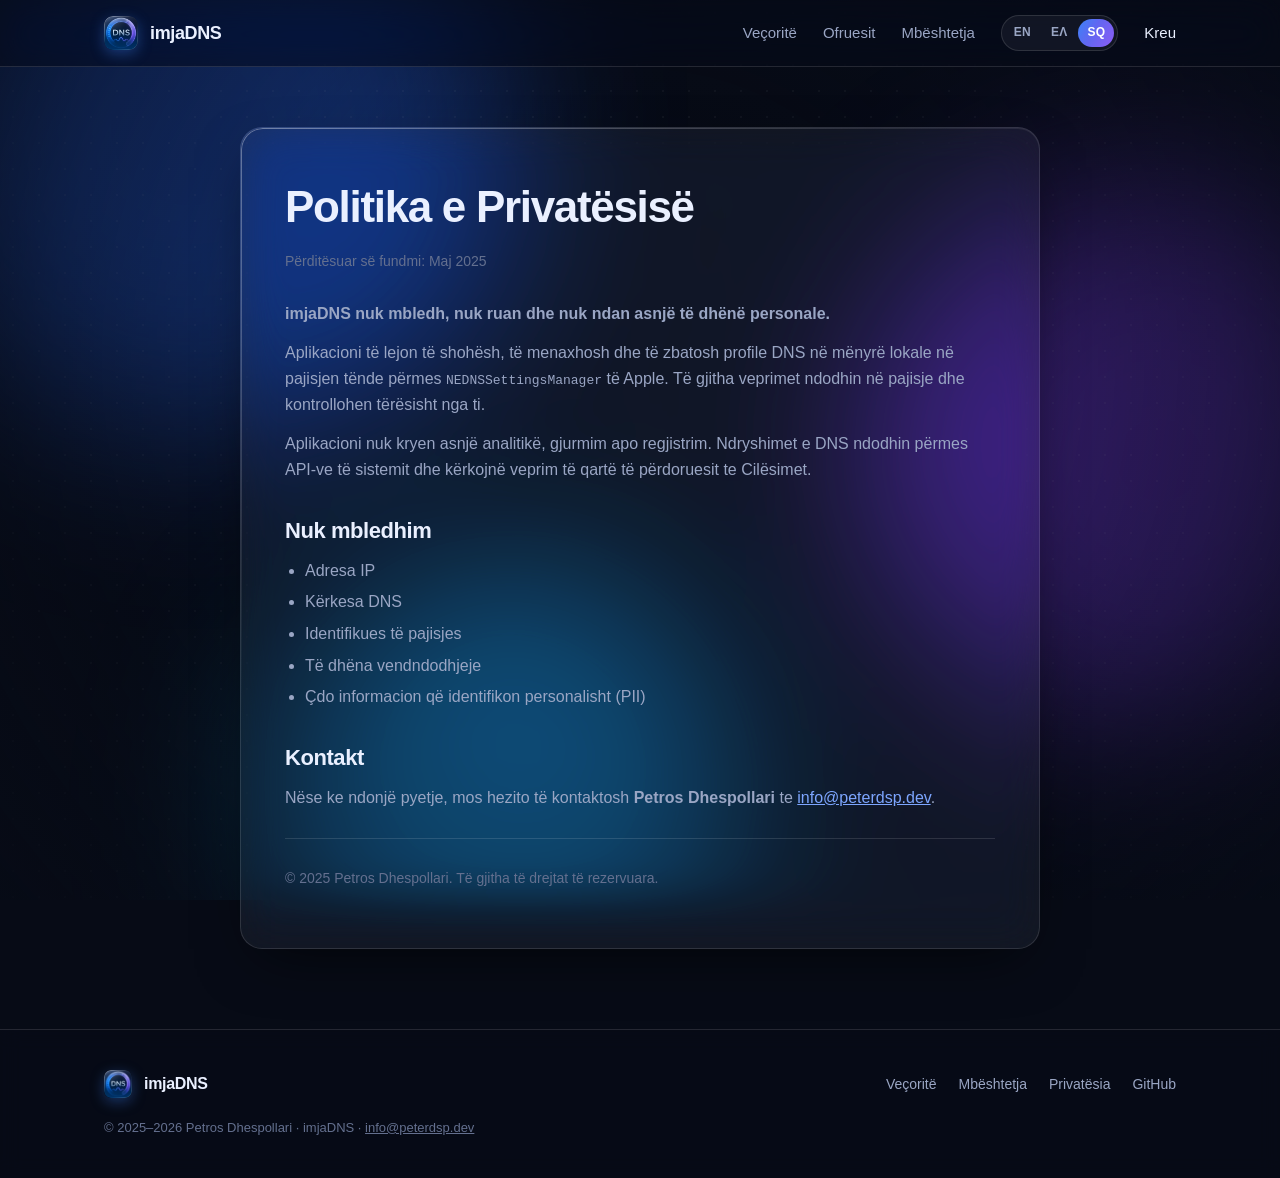
<file: docs/sq/privacy.html>
<!DOCTYPE html>
<html lang="sq">
<head>
  <meta charset="UTF-8" />
  <meta name="viewport" content="width=device-width, initial-scale=1.0" />
  <title>Politika e Privatësisë — imjaDNS</title>
  <meta name="description" content="Politika e privatësisë e imjaDNS. Nuk mbledhim, nuk ruajmë dhe nuk ndajmë asnjë të dhënë personale. Gjithçka ndodh në pajisje." />
  <meta name="theme-color" content="#070B16" />
  <link rel="icon" href="../assets/icon.png" type="image/png" />
  <link rel="apple-touch-icon" href="../assets/icon-180.png" />
  <link rel="alternate" hreflang="en" href="https://imjadns.peterdsp.dev/privacy.html" />
  <link rel="alternate" hreflang="el" href="https://imjadns.peterdsp.dev/el/privacy.html" />
  <link rel="alternate" hreflang="sq" href="https://imjadns.peterdsp.dev/sq/privacy.html" />
  <link rel="alternate" hreflang="x-default" href="https://imjadns.peterdsp.dev/privacy.html" />
  <link rel="stylesheet" href="../style.css" />
</head>
<body>
  <div class="mesh" aria-hidden="true">
    <div class="blob b1"></div>
    <div class="blob b2"></div>
    <div class="blob b3"></div>
  </div>

  <header class="nav">
    <div class="wrap">
      <a class="brand" href="index.html"><img src="../assets/icon.png" alt="Ikona e imjaDNS" /> imjaDNS</a>
      <nav class="nav-links">
        <a href="index.html#features">Veçoritë</a>
        <a href="index.html#providers">Ofruesit</a>
        <a href="support.html">Mbështetja</a>
        <span class="lang-switch" role="group" aria-label="Gjuha">
          <a href="../privacy.html" hreflang="en" lang="en">EN</a>
          <a href="../el/privacy.html" hreflang="el" lang="el">ΕΛ</a>
          <a href="privacy.html" class="active" hreflang="sq" lang="sq">SQ</a>
        </span>
        <a class="cta" href="index.html">Kreu</a>
      </nav>
    </div>
  </header>

  <main class="page">
    <div class="wrap">
      <article class="glass doc">
        <h1>Politika e Privatësisë</h1>
        <div class="updated">Përditësuar së fundmi: Maj 2025</div>

        <p><strong>imjaDNS nuk mbledh, nuk ruan dhe nuk ndan asnjë të dhënë personale.</strong></p>

        <p>Aplikacioni të lejon të shohësh, të menaxhosh dhe të zbatosh profile DNS në mënyrë lokale në pajisjen tënde përmes <code>NEDNSSettingsManager</code> të Apple. Të gjitha veprimet ndodhin në pajisje dhe kontrollohen tërësisht nga ti.</p>

        <p>Aplikacioni nuk kryen asnjë analitikë, gjurmim apo regjistrim. Ndryshimet e DNS ndodhin përmes API-ve të sistemit dhe kërkojnë veprim të qartë të përdoruesit te Cilësimet.</p>

        <h2>Nuk mbledhim</h2>
        <ul>
          <li>Adresa IP</li>
          <li>Kërkesa DNS</li>
          <li>Identifikues të pajisjes</li>
          <li>Të dhëna vendndodhjeje</li>
          <li>Çdo informacion që identifikon personalisht (PII)</li>
        </ul>

        <h2>Kontakt</h2>
        <p>Nëse ke ndonjë pyetje, mos hezito të kontaktosh <strong>Petros Dhespollari</strong> te <a href="mailto:info@peterdsp.dev">info@peterdsp.dev</a>.</p>

        <hr class="divider" />
        <p style="color:var(--text-faint);font-size:14px">© 2025 Petros Dhespollari. Të gjitha të drejtat të rezervuara.</p>
      </article>
    </div>
  </main>

  <footer class="footer">
    <div class="wrap">
      <a class="brand" href="index.html"><img src="../assets/icon.png" alt="" style="width:28px;height:28px;border-radius:7px" /> imjaDNS</a>
      <nav>
        <a href="index.html#features">Veçoritë</a>
        <a href="support.html">Mbështetja</a>
        <a href="privacy.html">Privatësia</a>
        <a href="https://github.com/peterdsp/imjaDNS">GitHub</a>
      </nav>
      <div class="copy">© 2025–2026 Petros Dhespollari · imjaDNS · <a href="mailto:info@peterdsp.dev" style="color:var(--text-faint)">info@peterdsp.dev</a></div>
    </div>
  </footer>
</body>
</html>
</file>
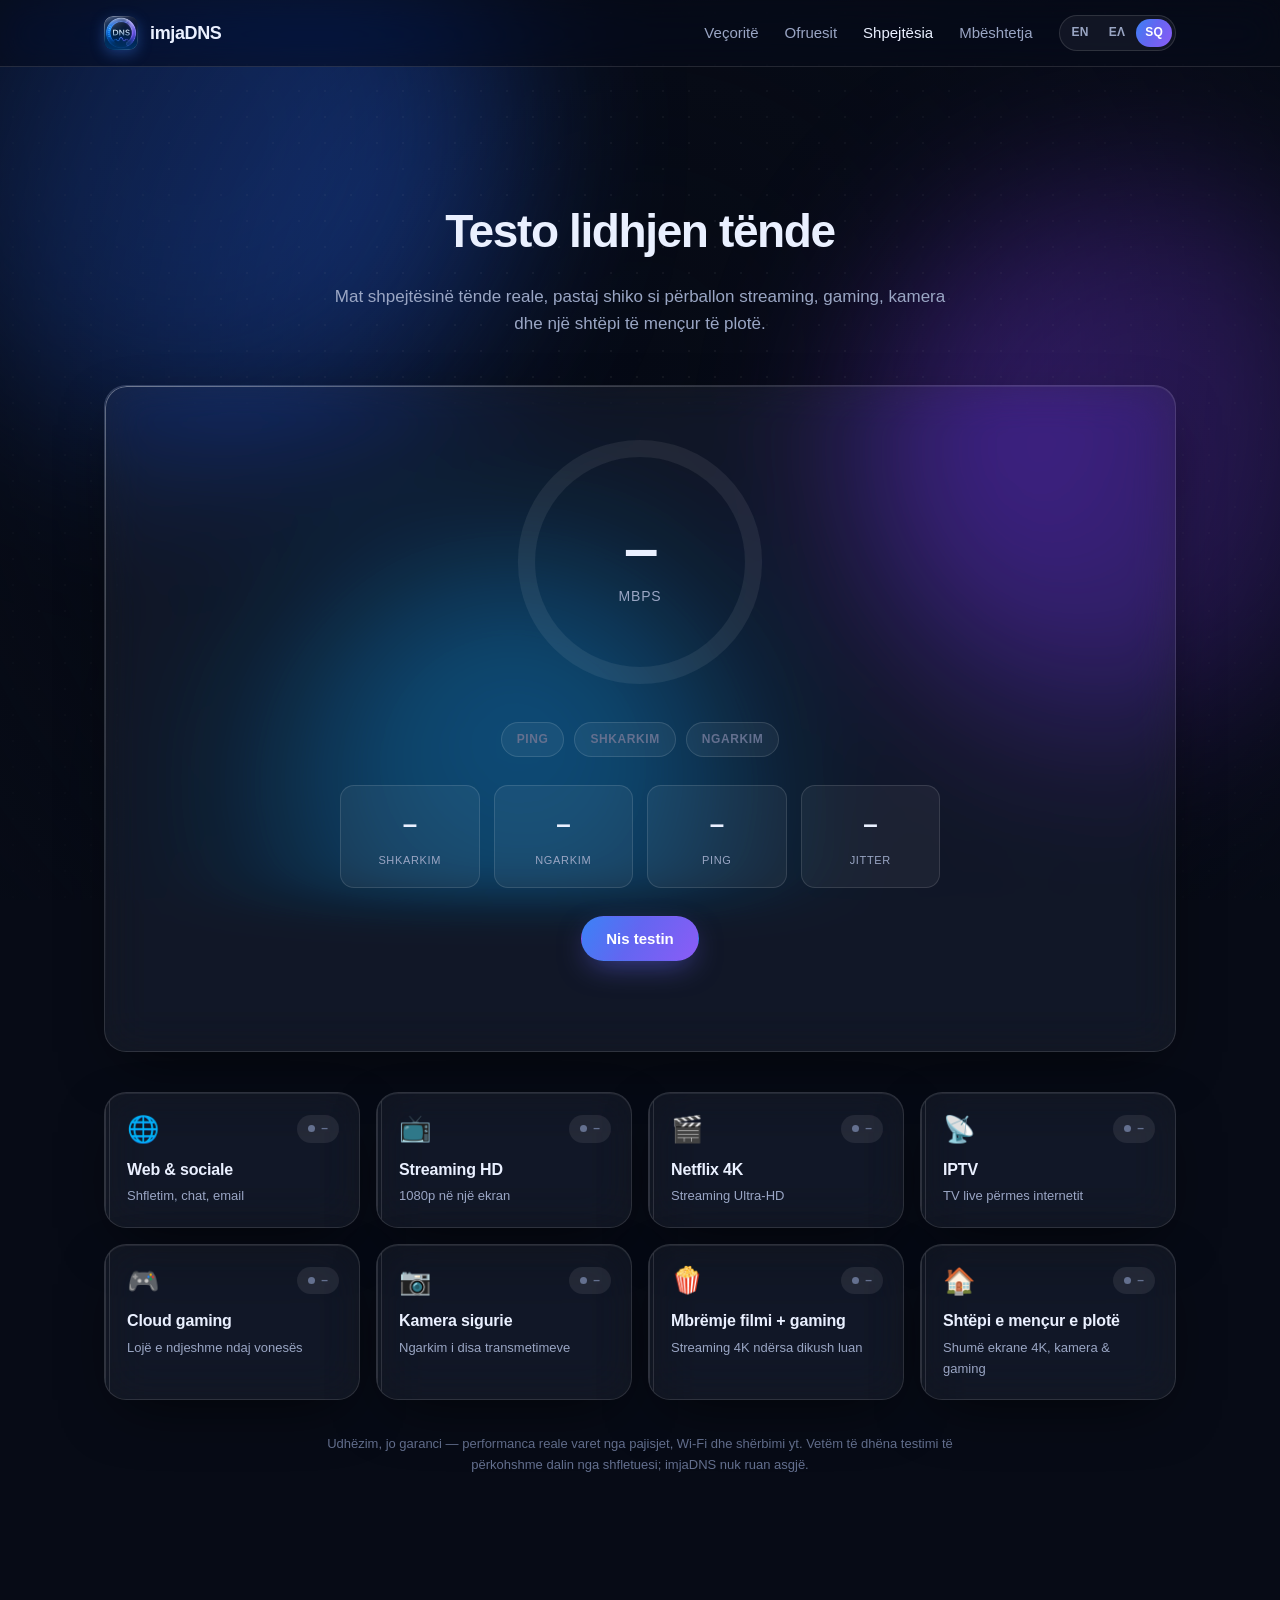
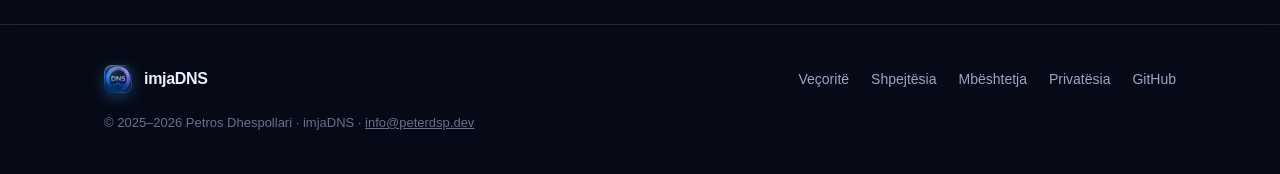
<file: docs/sq/speed.html>
<!DOCTYPE html>
<html lang="sq">
<head>
  <meta charset="UTF-8" />
  <meta name="viewport" content="width=device-width, initial-scale=1.0" />
  <title>Test Shpejtësie — imjaDNS</title>
  <meta name="description" content="Testo shpejtësinë reale të internetit tënd — shkarkim, ngarkim, ping dhe jitter — pastaj shiko si përballon streaming, Netflix 4K, IPTV, cloud gaming, kamera sigurie dhe një shtëpi të mençur të plotë." />
  <meta name="theme-color" content="#070B16" />
  <link rel="icon" href="../assets/icon.png" type="image/png" />
  <link rel="apple-touch-icon" href="../assets/icon-180.png" />
  <link rel="alternate" hreflang="en" href="https://imjadns.peterdsp.dev/speed.html" />
  <link rel="alternate" hreflang="el" href="https://imjadns.peterdsp.dev/el/speed.html" />
  <link rel="alternate" hreflang="sq" href="https://imjadns.peterdsp.dev/sq/speed.html" />
  <link rel="alternate" hreflang="x-default" href="https://imjadns.peterdsp.dev/speed.html" />
  <link rel="stylesheet" href="../style.css?v=2" />
</head>
<body>
  <div class="mesh" aria-hidden="true">
    <div class="blob b1"></div>
    <div class="blob b2"></div>
    <div class="blob b3"></div>
  </div>

  <header class="nav">
    <div class="wrap">
      <a class="brand" href="index.html"><img src="../assets/icon.png" alt="Ikona e imjaDNS" /> imjaDNS</a>
      <nav class="nav-links">
        <a href="index.html#features">Veçoritë</a>
        <a href="index.html#providers">Ofruesit</a>
        <a href="speed.html" class="cta">Shpejtësia</a>
        <a href="support.html">Mbështetja</a>
        <span class="lang-switch" role="group" aria-label="Gjuha">
          <a href="../speed.html" hreflang="en" lang="en">EN</a>
          <a href="../el/speed.html" hreflang="el" lang="el">ΕΛ</a>
          <a href="speed.html" class="active" hreflang="sq" lang="sq">SQ</a>
        </span>
      </nav>
    </div>
  </header>

  <main class="page">
    <section class="speed">
      <div class="wrap">
        <div class="section-head reveal">
          <h2 data-i18n="title">Testo lidhjen tënde</h2>
          <p data-i18n="subtitle">Mat shpejtësinë tënde reale, pastaj shiko si përballon streaming, gaming, kamera dhe një shtëpi të mençur të plotë.</p>
        </div>

        <div class="glass speed-panel reveal">
          <div class="speed-gauge" id="gauge">
            <svg class="gauge-svg" viewBox="0 0 200 200" aria-hidden="true">
              <defs>
                <linearGradient id="gaugeGrad" x1="0" y1="0" x2="1" y2="1">
                  <stop offset="0" stop-color="#38BDF8" />
                  <stop offset="1" stop-color="#8B5CF6" />
                </linearGradient>
              </defs>
              <circle class="gauge-track" cx="100" cy="100" r="86" />
              <circle class="gauge-fill" id="gaugeFill" cx="100" cy="100" r="86" />
            </svg>
            <div class="gauge-center">
              <div class="speed-live" id="live">–</div>
              <div class="speed-unit">Mbps</div>
            </div>
          </div>
          <div class="phase-steps">
            <span id="step-ping" data-i18n="ping">Ping</span>
            <span id="step-download" data-i18n="download">Shkarkim</span>
            <span id="step-upload" data-i18n="upload">Ngarkim</span>
          </div>

          <div class="metrics">
            <div class="metric"><div class="mval" id="m-down">–</div><div class="mlbl" data-i18n="download">Shkarkim</div></div>
            <div class="metric"><div class="mval" id="m-up">–</div><div class="mlbl" data-i18n="upload">Ngarkim</div></div>
            <div class="metric"><div class="mval" id="m-ping">–</div><div class="mlbl" data-i18n="ping">Ping</div></div>
            <div class="metric"><div class="mval" id="m-jit">–</div><div class="mlbl" data-i18n="jitter">Jitter</div></div>
          </div>

          <button class="btn btn-primary" id="startBtn" data-i18n="start">Nis testin</button>
          <div class="speed-meta" id="meta"></div>
        </div>

        <div class="scenarios" id="scenarios"></div>
        <p class="speed-disclaimer" data-i18n="disclaimer">Udhëzim, jo garanci — performanca reale varet nga pajisjet, Wi-Fi dhe shërbimi yt. Vetëm të dhëna testimi të përkohshme dalin nga shfletuesi; imjaDNS nuk ruan asgjë.</p>
      </div>
    </section>
  </main>

  <footer class="footer">
    <div class="wrap">
      <a class="brand" href="index.html"><img src="../assets/icon.png" alt="" style="width:28px;height:28px;border-radius:7px" /> imjaDNS</a>
      <nav>
        <a href="index.html#features">Veçoritë</a>
        <a href="speed.html">Shpejtësia</a>
        <a href="support.html">Mbështetja</a>
        <a href="privacy.html">Privatësia</a>
        <a href="https://github.com/peterdsp/imjaDNS">GitHub</a>
      </nav>
      <div class="copy">© 2025–2026 Petros Dhespollari · imjaDNS · <a href="mailto:info@peterdsp.dev" style="color:var(--text-faint)">info@peterdsp.dev</a></div>
    </div>
  </footer>

  <script>
    document.documentElement.classList.add('js');
    document.querySelectorAll('.reveal').forEach(el => el.classList.add('in'));
  </script>
  <script src="../speedtest.js?v=2"></script>
</body>
</html>
</file>
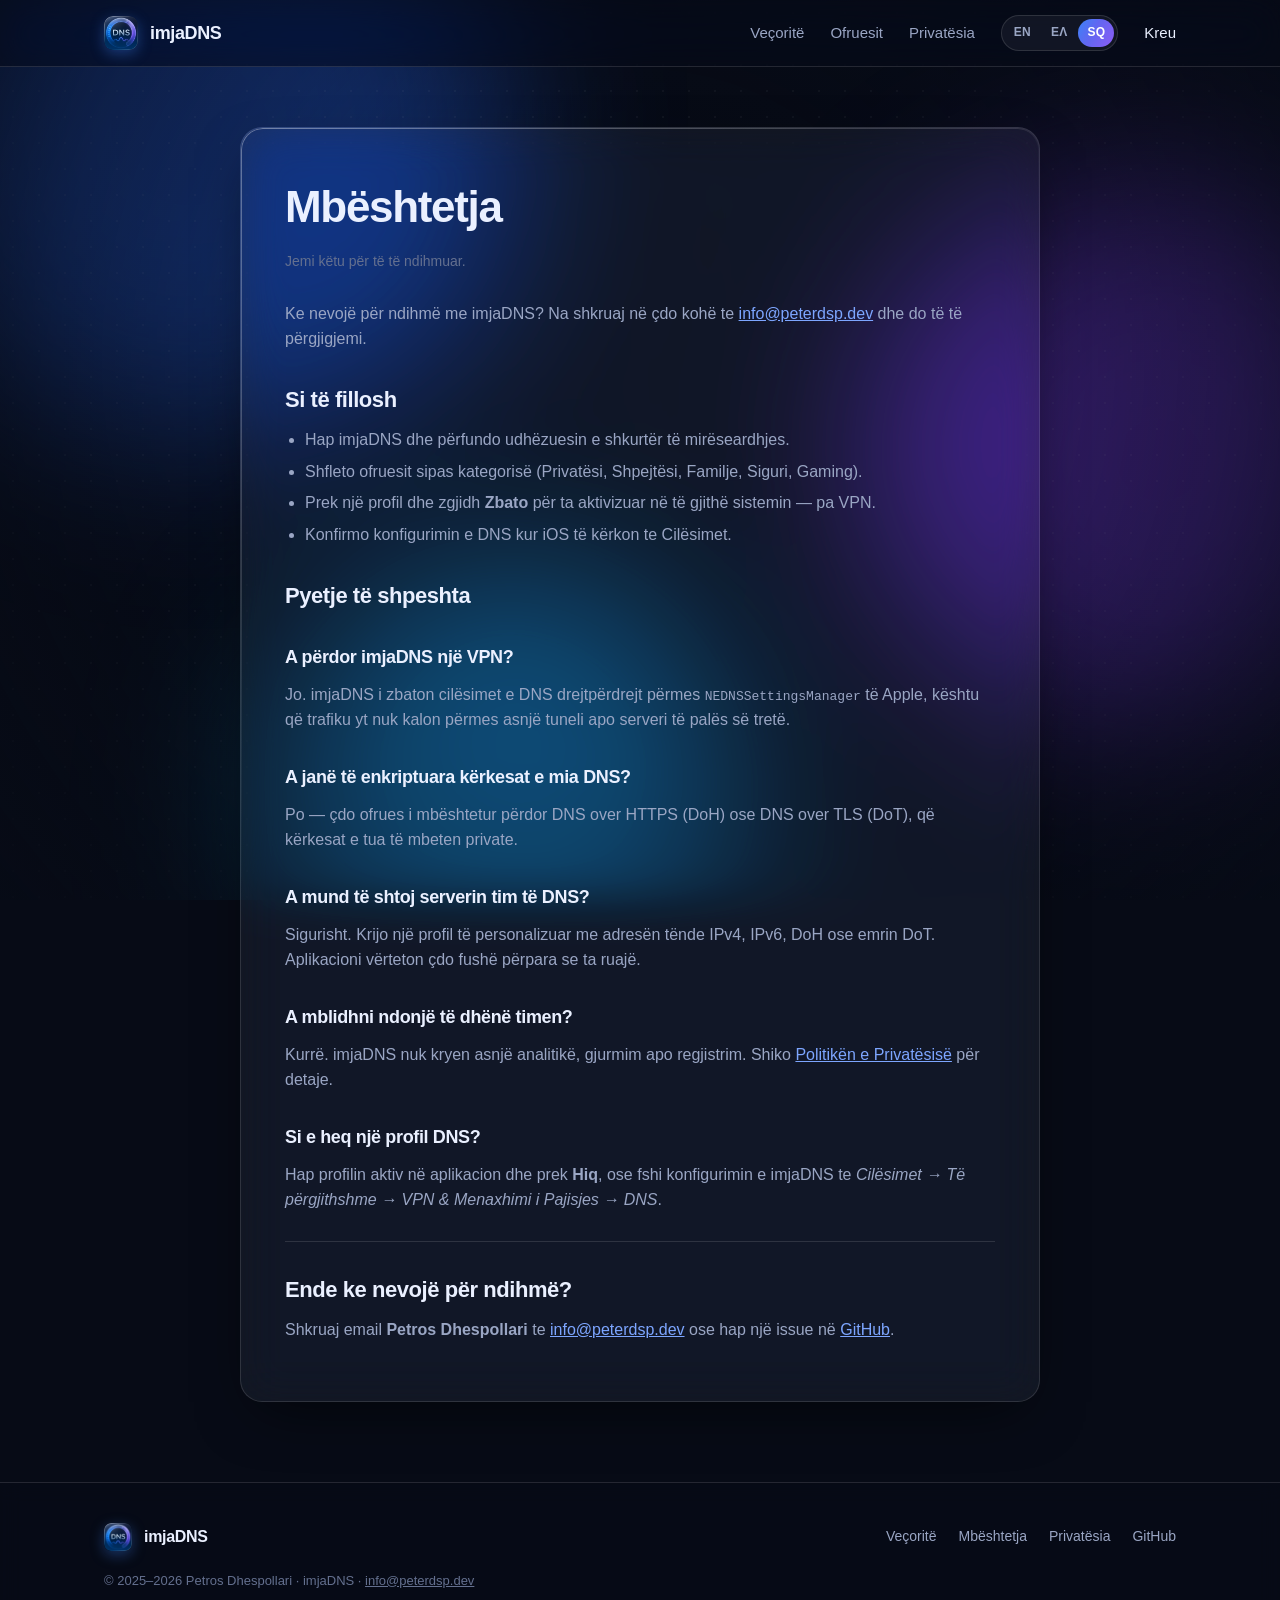
<file: docs/sq/support.html>
<!DOCTYPE html>
<html lang="sq">
<head>
  <meta charset="UTF-8" />
  <meta name="viewport" content="width=device-width, initial-scale=1.0" />
  <title>Mbështetja — imjaDNS</title>
  <meta name="description" content="Ndihmë për imjaDNS. Udhëzues konfigurimi, pyetje të shpeshta dhe kontakt për aplikacionin premium të menaxhimit të DNS në iOS." />
  <meta name="theme-color" content="#070B16" />
  <link rel="icon" href="../assets/icon.png" type="image/png" />
  <link rel="apple-touch-icon" href="../assets/icon-180.png" />
  <link rel="alternate" hreflang="en" href="https://imjadns.peterdsp.dev/support.html" />
  <link rel="alternate" hreflang="el" href="https://imjadns.peterdsp.dev/el/support.html" />
  <link rel="alternate" hreflang="sq" href="https://imjadns.peterdsp.dev/sq/support.html" />
  <link rel="alternate" hreflang="x-default" href="https://imjadns.peterdsp.dev/support.html" />
  <link rel="stylesheet" href="../style.css" />
</head>
<body>
  <div class="mesh" aria-hidden="true">
    <div class="blob b1"></div>
    <div class="blob b2"></div>
    <div class="blob b3"></div>
  </div>

  <header class="nav">
    <div class="wrap">
      <a class="brand" href="index.html"><img src="../assets/icon.png" alt="Ikona e imjaDNS" /> imjaDNS</a>
      <nav class="nav-links">
        <a href="index.html#features">Veçoritë</a>
        <a href="index.html#providers">Ofruesit</a>
        <a href="privacy.html">Privatësia</a>
        <span class="lang-switch" role="group" aria-label="Gjuha">
          <a href="../support.html" hreflang="en" lang="en">EN</a>
          <a href="../el/support.html" hreflang="el" lang="el">ΕΛ</a>
          <a href="support.html" class="active" hreflang="sq" lang="sq">SQ</a>
        </span>
        <a class="cta" href="index.html">Kreu</a>
      </nav>
    </div>
  </header>

  <main class="page">
    <div class="wrap">
      <article class="glass doc">
        <h1>Mbështetja</h1>
        <div class="updated">Jemi këtu për të të ndihmuar.</div>

        <p>Ke nevojë për ndihmë me imjaDNS? Na shkruaj në çdo kohë te <a href="mailto:info@peterdsp.dev">info@peterdsp.dev</a> dhe do të të përgjigjemi.</p>

        <h2>Si të fillosh</h2>
        <ul>
          <li>Hap imjaDNS dhe përfundo udhëzuesin e shkurtër të mirëseardhjes.</li>
          <li>Shfleto ofruesit sipas kategorisë (Privatësi, Shpejtësi, Familje, Siguri, Gaming).</li>
          <li>Prek një profil dhe zgjidh <strong>Zbato</strong> për ta aktivizuar në të gjithë sistemin — pa VPN.</li>
          <li>Konfirmo konfigurimin e DNS kur iOS të kërkon te Cilësimet.</li>
        </ul>

        <h2>Pyetje të shpeshta</h2>

        <h2 style="font-size:18px">A përdor imjaDNS një VPN?</h2>
        <p>Jo. imjaDNS i zbaton cilësimet e DNS drejtpërdrejt përmes <code>NEDNSSettingsManager</code> të Apple, kështu që trafiku yt nuk kalon përmes asnjë tuneli apo serveri të palës së tretë.</p>

        <h2 style="font-size:18px">A janë të enkriptuara kërkesat e mia DNS?</h2>
        <p>Po — çdo ofrues i mbështetur përdor DNS over HTTPS (DoH) ose DNS over TLS (DoT), që kërkesat e tua të mbeten private.</p>

        <h2 style="font-size:18px">A mund të shtoj serverin tim të DNS?</h2>
        <p>Sigurisht. Krijo një profil të personalizuar me adresën tënde IPv4, IPv6, DoH ose emrin DoT. Aplikacioni vërteton çdo fushë përpara se ta ruajë.</p>

        <h2 style="font-size:18px">A mblidhni ndonjë të dhënë timen?</h2>
        <p>Kurrë. imjaDNS nuk kryen asnjë analitikë, gjurmim apo regjistrim. Shiko <a href="privacy.html">Politikën e Privatësisë</a> për detaje.</p>

        <h2 style="font-size:18px">Si e heq një profil DNS?</h2>
        <p>Hap profilin aktiv në aplikacion dhe prek <strong>Hiq</strong>, ose fshi konfigurimin e imjaDNS te <em>Cilësimet → Të përgjithshme → VPN &amp; Menaxhimi i Pajisjes → DNS</em>.</p>

        <hr class="divider" />
        <h2>Ende ke nevojë për ndihmë?</h2>
        <p>Shkruaj email <strong>Petros Dhespollari</strong> te <a href="mailto:info@peterdsp.dev">info@peterdsp.dev</a> ose hap një issue në <a href="https://github.com/peterdsp/imjaDNS">GitHub</a>.</p>
      </article>
    </div>
  </main>

  <footer class="footer">
    <div class="wrap">
      <a class="brand" href="index.html"><img src="../assets/icon.png" alt="" style="width:28px;height:28px;border-radius:7px" /> imjaDNS</a>
      <nav>
        <a href="index.html#features">Veçoritë</a>
        <a href="support.html">Mbështetja</a>
        <a href="privacy.html">Privatësia</a>
        <a href="https://github.com/peterdsp/imjaDNS">GitHub</a>
      </nav>
      <div class="copy">© 2025–2026 Petros Dhespollari · imjaDNS · <a href="mailto:info@peterdsp.dev" style="color:var(--text-faint)">info@peterdsp.dev</a></div>
    </div>
  </footer>
</body>
</html>
</file>
<file: docs/style.css>
/* imjaDNS — Liquid Glass design system
   Dark-committed, blue→purple gradients, glassmorphism */

:root {
  --bg: #070B16;
  --bg-2: #0A0E1A;
  --surface: rgba(255, 255, 255, 0.05);
  --surface-2: rgba(255, 255, 255, 0.08);
  --border: rgba(255, 255, 255, 0.12);
  --text: #EAF0FF;
  --text-dim: #9AA6C4;
  --text-faint: #64708F;
  --blue: #3B82F6;
  --indigo: #6366F1;
  --violet: #8B5CF6;
  --cyan: #38BDF8;
  --grad: linear-gradient(120deg, #3B82F6 0%, #6366F1 45%, #8B5CF6 100%);
  --grad-soft: linear-gradient(120deg, rgba(59,130,246,0.18), rgba(139,92,246,0.18));
  --radius: 22px;
  --radius-sm: 14px;
  --maxw: 1120px;
  --shadow: 0 20px 60px -20px rgba(0, 0, 0, 0.7);
  --font: -apple-system, BlinkMacSystemFont, "SF Pro Display", "Inter", "Segoe UI", Roboto, Helvetica, Arial, sans-serif;
}

* { box-sizing: border-box; margin: 0; padding: 0; }

html { scroll-behavior: smooth; -webkit-text-size-adjust: 100%; }

body {
  font-family: var(--font);
  color: var(--text);
  background: var(--bg);
  line-height: 1.6;
  overflow-x: hidden;
  -webkit-font-smoothing: antialiased;
  position: relative;
  min-height: 100vh;
}

/* Animated mesh-blob background */
.mesh { position: fixed; inset: 0; z-index: -2; overflow: hidden; background: var(--bg); }
.blob {
  position: absolute;
  border-radius: 50%;
  filter: blur(90px);
  opacity: 0.55;
  will-change: transform;
}
.blob.b1 { width: 620px; height: 620px; background: #2563EB; top: -180px; left: -120px; animation: drift1 22s ease-in-out infinite; }
.blob.b2 { width: 560px; height: 560px; background: #7C3AED; top: 20%; right: -160px; animation: drift2 26s ease-in-out infinite; }
.blob.b3 { width: 480px; height: 480px; background: #0EA5E9; bottom: -160px; left: 20%; animation: drift3 30s ease-in-out infinite; }
.mesh::after { /* subtle dot grid + vignette */
  content: ""; position: absolute; inset: 0;
  background:
    radial-gradient(circle at 50% 40%, rgba(7,11,22,0) 0%, rgba(7,11,22,0.55) 70%, rgba(7,11,22,0.9) 100%),
    radial-gradient(rgba(255,255,255,0.05) 1px, transparent 1px);
  background-size: cover, 26px 26px;
}
@keyframes drift1 { 0%,100% { transform: translate(0,0) scale(1);} 50% { transform: translate(80px,60px) scale(1.1);} }
@keyframes drift2 { 0%,100% { transform: translate(0,0) scale(1);} 50% { transform: translate(-70px,50px) scale(1.08);} }
@keyframes drift3 { 0%,100% { transform: translate(0,0) scale(1);} 50% { transform: translate(50px,-60px) scale(1.12);} }

@media (prefers-reduced-motion: reduce) {
  .blob { animation: none; }
  html { scroll-behavior: auto; }
}

.wrap { width: 100%; max-width: var(--maxw); margin: 0 auto; padding: 0 24px; }

/* ---------- Nav ---------- */
.nav {
  position: sticky; top: 0; z-index: 50;
  backdrop-filter: blur(18px) saturate(160%);
  -webkit-backdrop-filter: blur(18px) saturate(160%);
  background: rgba(7, 11, 22, 0.6);
  border-bottom: 1px solid var(--border);
}
.nav .wrap { display: flex; align-items: center; justify-content: space-between; height: 66px; }
.brand { display: flex; align-items: center; gap: 12px; font-weight: 700; letter-spacing: -0.02em; color: var(--text); text-decoration: none; font-size: 18px; }
.brand img { width: 34px; height: 34px; border-radius: 9px; box-shadow: 0 4px 14px rgba(59,130,246,0.35); }
.nav-links { display: flex; align-items: center; gap: 26px; }
.nav-links a { color: var(--text-dim); text-decoration: none; font-size: 15px; font-weight: 500; transition: color .2s; }
.nav-links a:hover { color: var(--text); }
.nav-links a.cta { color: var(--text); }

/* ---------- Language switcher ---------- */
.lang-switch { display: inline-flex; align-items: center; gap: 2px; padding: 3px; border-radius: 999px; background: var(--surface); border: 1px solid var(--border); }
.lang-switch a { font-size: 12px; font-weight: 600; letter-spacing: 0.02em; padding: 4px 9px; border-radius: 999px; color: var(--text-dim); text-decoration: none; transition: color .2s, background .2s; }
.lang-switch a:hover { color: var(--text); }
.lang-switch a.active { background: var(--grad); color: #fff; }

/* ---------- Buttons ---------- */
.btn {
  display: inline-flex; align-items: center; gap: 9px;
  padding: 13px 24px; border-radius: 999px;
  font-weight: 600; font-size: 15px; text-decoration: none;
  border: 1px solid transparent; cursor: pointer; transition: transform .18s ease, box-shadow .18s ease, background .2s;
}
.btn-primary { background: var(--grad); color: #fff; box-shadow: 0 10px 30px -8px rgba(99,102,241,0.6); }
.btn-primary:hover { transform: translateY(-2px); box-shadow: 0 16px 40px -8px rgba(99,102,241,0.75); }
.btn-ghost { background: var(--surface); color: var(--text); border-color: var(--border); backdrop-filter: blur(10px); }
.btn-ghost:hover { background: var(--surface-2); transform: translateY(-2px); }

/* ---------- Glass card ---------- */
.glass {
  position: relative;
  background: var(--surface);
  border: 1px solid var(--border);
  border-radius: var(--radius);
  backdrop-filter: blur(22px) saturate(150%);
  -webkit-backdrop-filter: blur(22px) saturate(150%);
  box-shadow: var(--shadow), inset 0 1px 0 rgba(255,255,255,0.08);
  overflow: hidden;
}
.glass::before { /* gradient top highlight */
  content: ""; position: absolute; inset: 0; border-radius: inherit; padding: 1px;
  background: linear-gradient(140deg, rgba(255,255,255,0.35), rgba(255,255,255,0) 40%);
  -webkit-mask: linear-gradient(#000 0 0) content-box, linear-gradient(#000 0 0);
  -webkit-mask-composite: xor; mask-composite: exclude; pointer-events: none;
}

/* ---------- Hero ---------- */
.hero { padding: 92px 0 80px; text-align: center; }
.eyebrow {
  display: inline-flex; align-items: center; gap: 8px;
  padding: 7px 16px; border-radius: 999px; margin-bottom: 26px;
  background: var(--grad-soft); border: 1px solid var(--border);
  font-size: 13px; font-weight: 600; color: var(--text); letter-spacing: 0.02em;
}
.dot { width: 7px; height: 7px; border-radius: 50%; background: var(--cyan); box-shadow: 0 0 10px var(--cyan); }
.hero h1 {
  font-size: clamp(40px, 7vw, 76px); line-height: 1.02; letter-spacing: -0.035em;
  font-weight: 800; margin-bottom: 22px;
}
.hero h1 .grad-text {
  background: var(--grad); -webkit-background-clip: text; background-clip: text; color: transparent;
}
.hero p.lead { font-size: clamp(17px, 2.2vw, 21px); color: var(--text-dim); max-width: 640px; margin: 0 auto 36px; }
.hero-actions { display: flex; gap: 14px; justify-content: center; flex-wrap: wrap; }
.hero-icon {
  width: 132px; height: 132px; border-radius: 30px; margin: 0 auto 34px;
  box-shadow: 0 30px 70px -20px rgba(59,130,246,0.6);
  animation: floaty 6s ease-in-out infinite;
}
@keyframes floaty { 0%,100% { transform: translateY(0);} 50% { transform: translateY(-12px);} }

/* ---------- Sections ---------- */
section { padding: 68px 0; }
.section-head { text-align: center; max-width: 640px; margin: 0 auto 48px; }
.section-head h2 { font-size: clamp(30px, 4.5vw, 46px); letter-spacing: -0.03em; font-weight: 800; margin-bottom: 14px; }
.section-head p { color: var(--text-dim); font-size: 17px; }

/* Feature grid */
.grid { display: grid; gap: 20px; }
.grid.cols-3 { grid-template-columns: repeat(3, 1fr); }
.grid.cols-2 { grid-template-columns: repeat(2, 1fr); }
.feature { padding: 30px; }
.feature .ic {
  width: 50px; height: 50px; border-radius: 14px; display: grid; place-items: center;
  background: var(--grad-soft); border: 1px solid var(--border); margin-bottom: 18px; font-size: 24px;
}
.feature h3 { font-size: 19px; letter-spacing: -0.01em; margin-bottom: 8px; }
.feature p { color: var(--text-dim); font-size: 15px; }

/* Providers */
.cats { display: grid; grid-template-columns: repeat(5, 1fr); gap: 16px; }
.cat { padding: 22px; text-align: left; }
.cat h4 { font-size: 15px; text-transform: uppercase; letter-spacing: 0.06em; margin-bottom: 14px; font-weight: 700; }
.cat.c-priv h4 { color: #60A5FA; } .cat.c-speed h4 { color: #38BDF8; }
.cat.c-fam h4 { color: #34D399; } .cat.c-sec h4 { color: #A78BFA; } .cat.c-game h4 { color: #F472B6; }
.cat ul { list-style: none; display: flex; flex-direction: column; gap: 9px; }
.cat li { font-size: 14px; color: var(--text-dim); display: flex; align-items: center; gap: 8px; }
.cat li::before { content: ""; width: 6px; height: 6px; border-radius: 50%; background: currentColor; opacity: 0.5; }

/* Stats */
.stats { display: grid; grid-template-columns: repeat(4, 1fr); gap: 18px; }
.stat { padding: 26px; text-align: center; }
.stat .num { font-size: 40px; font-weight: 800; letter-spacing: -0.03em; background: var(--grad); -webkit-background-clip: text; background-clip: text; color: transparent; }
.stat .lbl { color: var(--text-dim); font-size: 14px; margin-top: 4px; }

/* CTA band */
.cta-band { text-align: center; padding: 60px 32px; }
.cta-band h2 { font-size: clamp(28px, 4vw, 42px); letter-spacing: -0.03em; margin-bottom: 14px; }
.cta-band p { color: var(--text-dim); margin-bottom: 28px; font-size: 17px; }

/* ---------- Content pages (privacy/support) ---------- */
.page { padding: 60px 0 40px; }
.doc { padding: 44px; max-width: 800px; margin: 0 auto; }
.doc h1 { font-size: clamp(30px, 5vw, 44px); letter-spacing: -0.03em; margin-bottom: 8px; }
.doc .updated { color: var(--text-faint); font-size: 14px; margin-bottom: 28px; }
.doc h2 { font-size: 22px; margin: 30px 0 10px; letter-spacing: -0.02em; }
.doc p { color: var(--text-dim); margin-bottom: 14px; }
.doc ul { color: var(--text-dim); margin: 0 0 16px 20px; display: flex; flex-direction: column; gap: 6px; }
.doc a { color: #7DA6FF; }
.doc .divider { height: 1px; background: var(--border); margin: 28px 0; border: 0; }

/* ---------- Footer ---------- */
.footer { border-top: 1px solid var(--border); padding: 40px 0; margin-top: 40px; background: rgba(7,11,22,0.5); backdrop-filter: blur(10px); }
.footer .wrap { display: flex; justify-content: space-between; align-items: center; gap: 20px; flex-wrap: wrap; }
.footer .brand { font-size: 16px; }
.footer nav { display: flex; gap: 22px; flex-wrap: wrap; }
.footer nav a { color: var(--text-dim); text-decoration: none; font-size: 14px; transition: color .2s; }
.footer nav a:hover { color: var(--text); }
.footer .copy { color: var(--text-faint); font-size: 13px; width: 100%; }

/* ---------- Reveal on scroll (progressive enhancement) ----------
   Content is visible by default. Only when JS is active (html.js) do we
   hide-then-animate, so a missed observer or disabled JS never hides content. */
.reveal { opacity: 1; transform: none; transition: opacity .7s ease, transform .7s ease; }
html.js .reveal:not(.in) { opacity: 0; transform: translateY(24px); }
@media (prefers-reduced-motion: reduce) {
  html.js .reveal:not(.in) { opacity: 1; transform: none; }
}

/* ---------- Responsive ---------- */
@media (max-width: 900px) {
  .grid.cols-3 { grid-template-columns: repeat(2, 1fr); }
  .cats { grid-template-columns: repeat(2, 1fr); }
  .stats { grid-template-columns: repeat(2, 1fr); }
}
/* ---------- Speed test ---------- */
.speed-panel { padding: 44px 32px; text-align: center; display: flex; flex-direction: column; align-items: center; gap: 28px; }

/* Gauge */
.speed-gauge { position: relative; width: 264px; height: 264px; }
.gauge-svg { width: 100%; height: 100%; transform: rotate(-90deg); overflow: visible; }
.gauge-track { fill: none; stroke: rgba(255,255,255,0.07); stroke-width: 13; }
.gauge-fill {
  fill: none; stroke: url(#gaugeGrad); stroke-width: 13; stroke-linecap: round;
  stroke-dasharray: 540.35; stroke-dashoffset: 540.35;
  transition: stroke-dashoffset 0.35s cubic-bezier(0.22,1,0.36,1);
  filter: drop-shadow(0 0 7px rgba(56,189,248,0.45));
}
.speed-gauge.active .gauge-fill { animation: gaugeGlow 1.5s ease-in-out infinite; }
@keyframes gaugeGlow {
  0%,100% { filter: drop-shadow(0 0 6px rgba(56,189,248,0.4)); }
  50% { filter: drop-shadow(0 0 18px rgba(139,92,246,0.85)); }
}
.gauge-center { position: absolute; inset: 0; display: flex; flex-direction: column; align-items: center; justify-content: center; }
.speed-live { font-size: 62px; font-weight: 800; letter-spacing: -0.04em; line-height: 1; color: var(--text); font-variant-numeric: tabular-nums; }
.speed-unit { font-size: 14px; color: var(--text-dim); margin-top: 6px; letter-spacing: 0.06em; text-transform: uppercase; }

/* Phase stepper */
.phase-steps { display: flex; gap: 10px; flex-wrap: wrap; justify-content: center; }
.phase-steps span {
  font-size: 12px; font-weight: 600; letter-spacing: 0.05em; text-transform: uppercase;
  color: var(--text-faint); padding: 7px 15px; border-radius: 999px;
  background: var(--surface); border: 1px solid var(--border); transition: all 0.3s;
}
.phase-steps span.active { color: #fff; background: var(--grad); border-color: transparent; box-shadow: 0 8px 22px -8px rgba(99,102,241,0.7); }
.phase-steps span.done { color: var(--cyan); border-color: rgba(56,189,248,0.35); background: rgba(56,189,248,0.06); }

/* Metrics */
.metrics { display: grid; grid-template-columns: repeat(4, 1fr); gap: 14px; width: 100%; max-width: 600px; }
.metric { background: var(--surface); border: 1px solid var(--border); border-radius: var(--radius-sm); padding: 18px 12px; transition: transform 0.2s, border-color 0.2s; }
.metric:hover { transform: translateY(-2px); border-color: rgba(56,189,248,0.3); }
.metric .mval { font-size: 26px; font-weight: 800; letter-spacing: -0.02em; font-variant-numeric: tabular-nums; }
.metric .mlbl { font-size: 11px; text-transform: uppercase; letter-spacing: 0.06em; color: var(--text-dim); margin-top: 6px; }
.speed-meta { font-size: 13px; color: var(--text-faint); min-height: 18px; }

/* Scenarios */
.scenarios { display: grid; grid-template-columns: repeat(4, 1fr); gap: 16px; margin-top: 40px; }
.scenario {
  padding: 22px 20px 20px 22px; text-align: left; position: relative; overflow: hidden;
  transition: transform 0.25s, border-color 0.3s, box-shadow 0.25s;
}
.scenario::before { content: ""; position: absolute; left: 0; top: 0; bottom: 0; width: 3px; background: var(--border); transition: background 0.35s; }
.scenario:hover { transform: translateY(-3px); box-shadow: var(--shadow); }
.scenario.smooth::before { background: #38EF7D; }
.scenario.tight::before { background: #F2C94C; }
.scenario.struggles::before { background: #FF5858; }
.sc-top { display: flex; align-items: center; justify-content: space-between; margin-bottom: 14px; }
.sc-ic { font-size: 26px; line-height: 1; }
.sc-status { display: inline-flex; align-items: center; gap: 6px; font-size: 12px; font-weight: 700; padding: 4px 11px; border-radius: 999px; background: var(--surface-2); color: var(--text-faint); transition: all 0.3s; }
.sc-status::before { content: ""; width: 7px; height: 7px; border-radius: 50%; background: currentColor; }
.scenario.smooth .sc-status { background: rgba(56,239,125,0.15); color: #38EF7D; }
.scenario.tight .sc-status { background: rgba(242,201,76,0.15); color: #F2C94C; }
.scenario.struggles .sc-status { background: rgba(255,88,88,0.15); color: #FF5858; }
.sc-name { font-size: 16px; font-weight: 700; letter-spacing: -0.01em; }
.sc-desc { font-size: 13px; color: var(--text-dim); margin-top: 4px; }
.speed-disclaimer { max-width: 680px; margin: 34px auto 0; text-align: center; font-size: 13px; color: var(--text-faint); line-height: 1.6; }

@media (max-width: 900px) {
  .scenarios { grid-template-columns: repeat(2, 1fr); }
}

@media (max-width: 620px) {
  .nav-links { gap: 12px; }
  .nav-links > a:not(.cta) { display: none; }
  .lang-switch { display: inline-flex; }
  .lang-switch a { display: inline-block; }
  .grid.cols-3, .grid.cols-2, .cats, .stats { grid-template-columns: 1fr; }
  .hero { padding: 60px 0 50px; }
  .doc { padding: 28px 22px; }
  .metrics { grid-template-columns: repeat(2, 1fr); }
  .scenarios { grid-template-columns: 1fr; }
  .speed-panel { padding: 28px 20px; }
}
</file>
